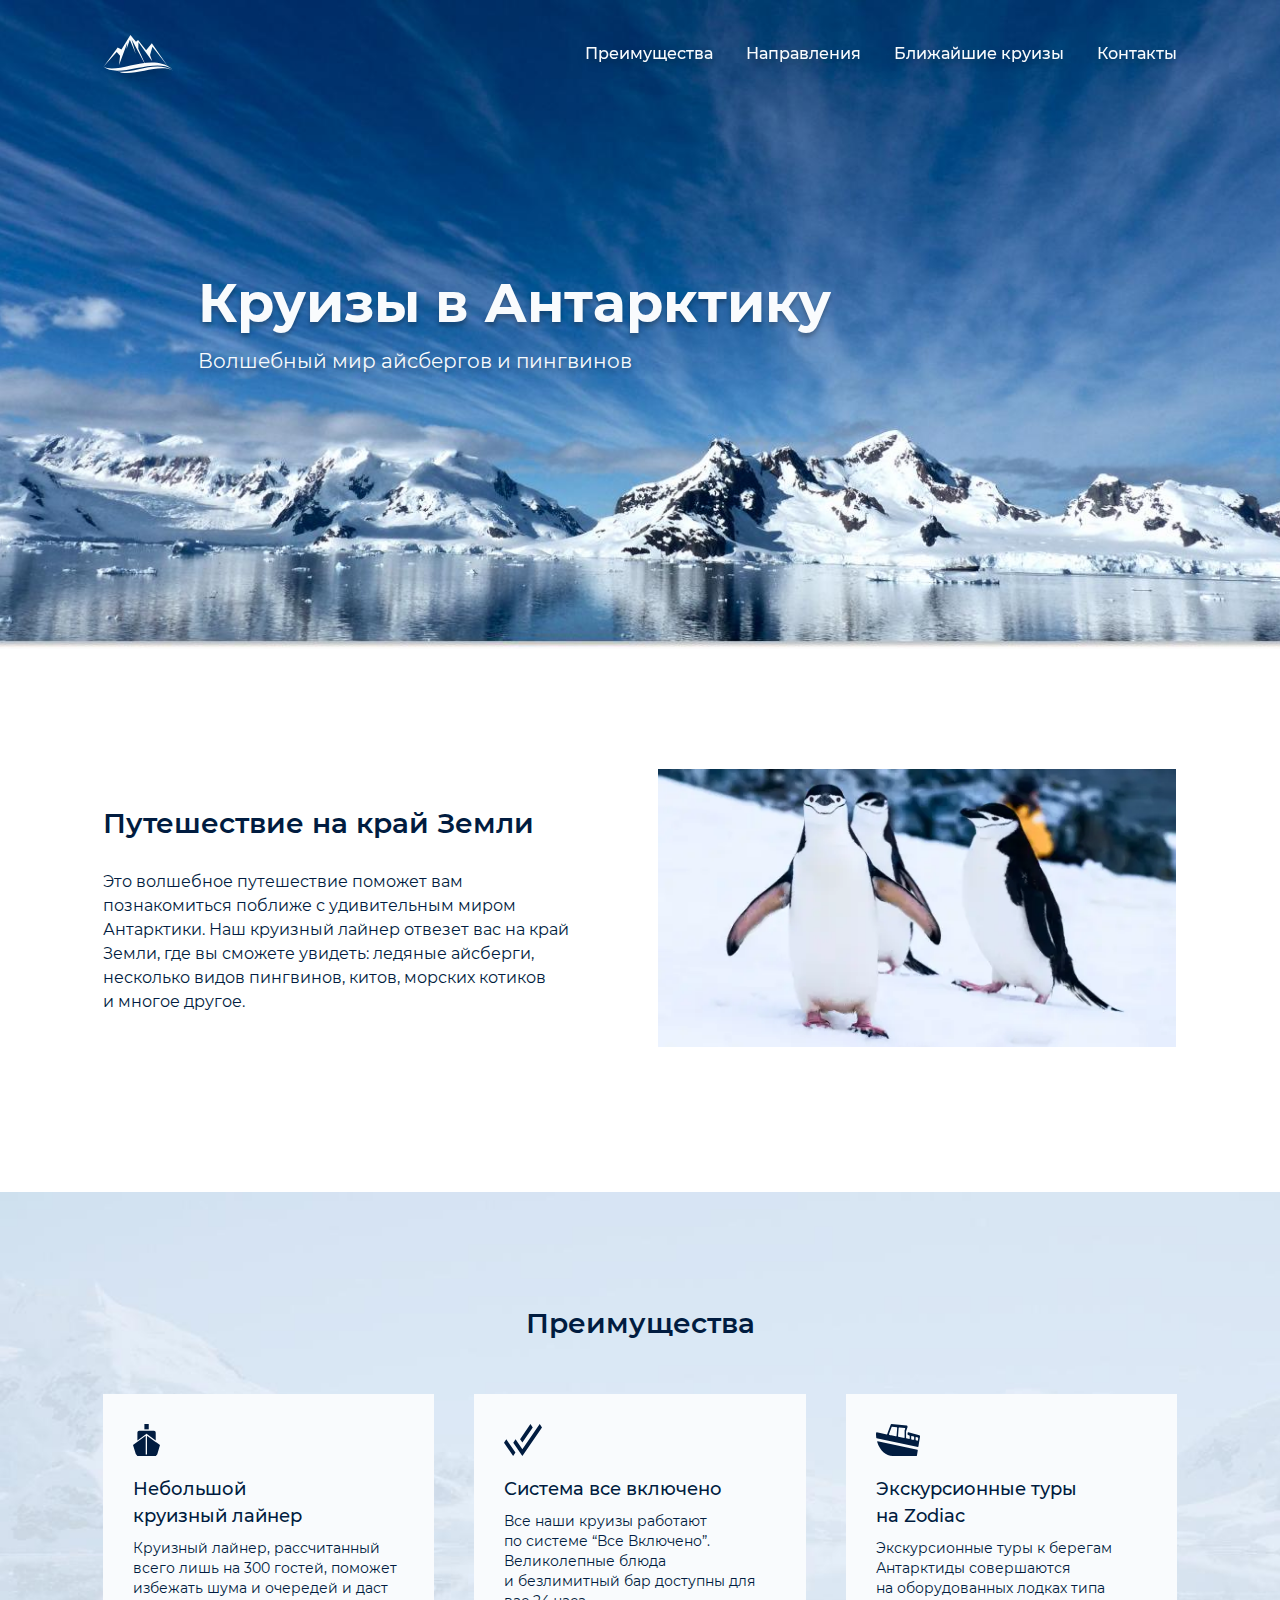
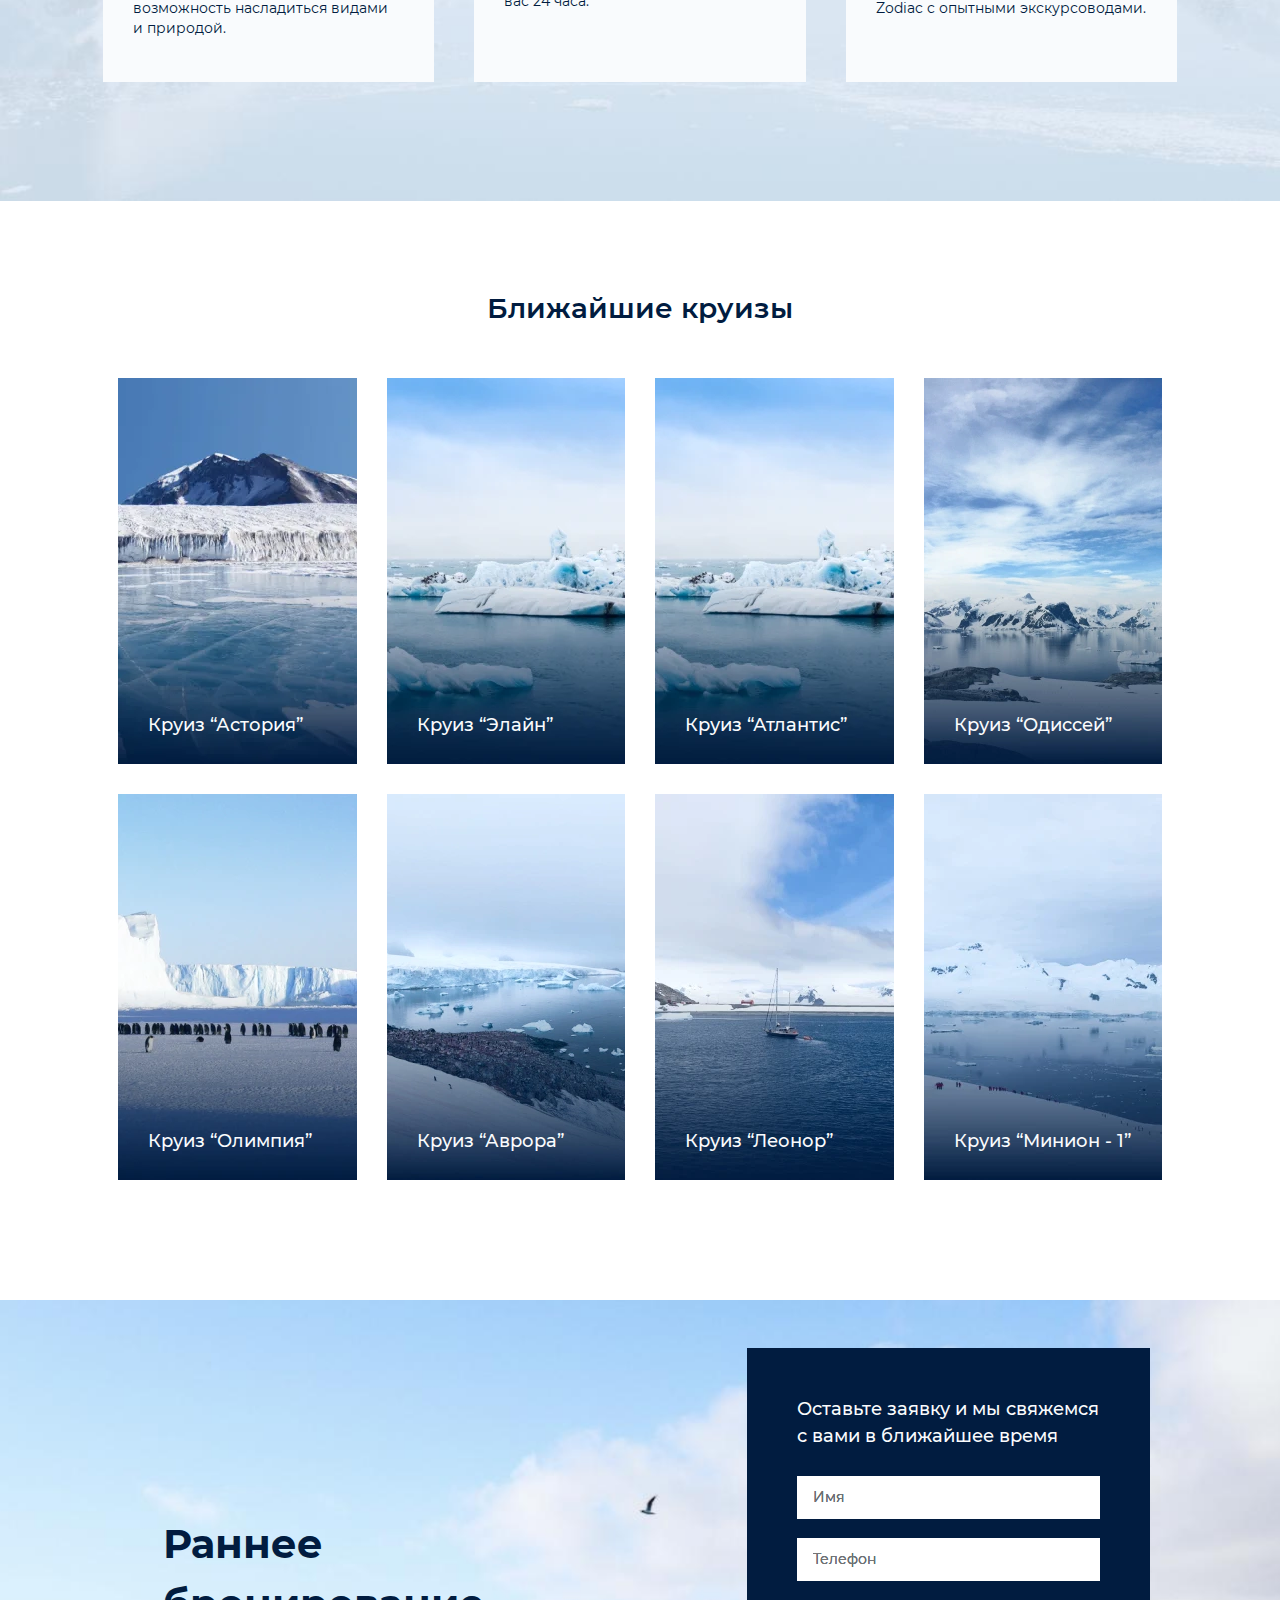
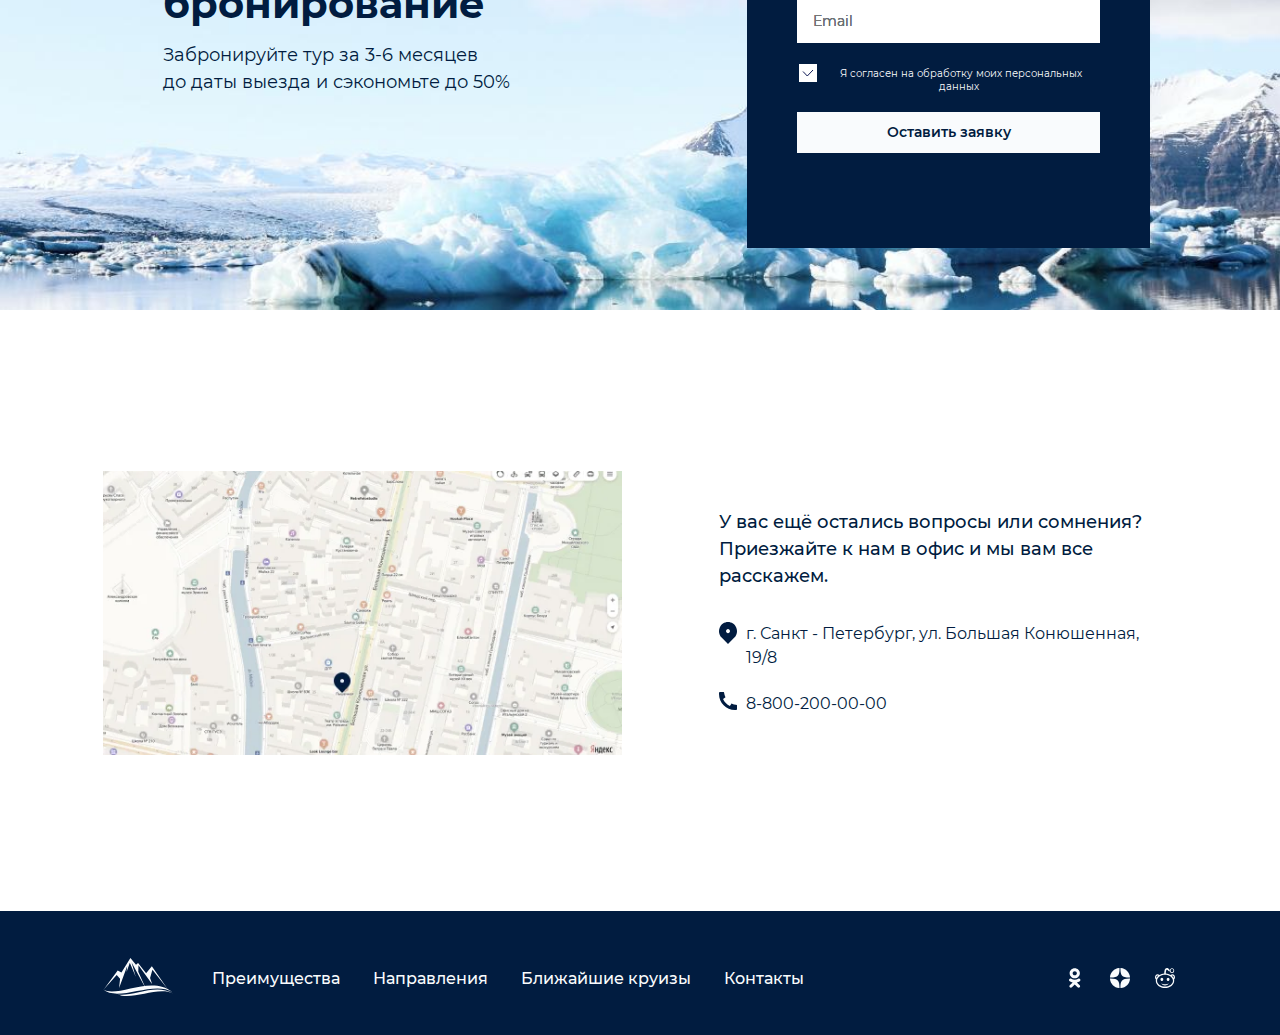
<file: index.html>
<!DOCTYPE html>
<html lang="ru">
  <head>
    <meta charset="UTF-8" />
    <meta http-equiv="X-UA-Compatible" content="IE=edge" />
    <meta name="viewport" content="width=device-width, initial-scale=1.0" />
    <meta name="description" content="Туристический оператор круизов в Антарктику">
    <title>cruises_to_Antarctica</title>
    <link rel="stylesheet" href="css/style.min.css">
    <link rel="preload" href="fonts/montserrat-regular.woff2" as="font" crossorigin="anonymous">
    <link rel="preload" href="fonts/montserrat-medium.woff2" as="font" crossorigin="anonymous">
    <link rel="preload" href="fonts/montserrat-semibold.woff2" as="font" crossorigin="anonymous">
    <link rel="preload" href="fonts/montserrat-bold.woff2" as="font" crossorigin="anonymous">
  </head>
  <body>
    <div class="wrapper">
      <div class="background-container">
        <header class="header" data-header>
          <div class="container">
            <div class="header__wrapper">
              <a class="header__logo" href="index.html" aria-label="Перейти на главную.">
                <svg class="header__logo-image" width="70" height="38">
                  <use xlink:href="img/sprite.svg#logo"></use>
                </svg>
              </a>

              <button class="header__toggle toggle" type="button" aria-label="Кнопка меню." data-burger>
                <span class="toggle__open"></span>
                <span class="toggle__close"></span>
              </button>

              <nav class="header__navigation navigation">
                <div class="navigation__overlay" data-close-menu></div>
                <div class="navigation__wrapper">
                  <a class="navigation__logo" href="index.html" aria-label="Перейти на главную.">
                    <svg class="navigation__logo-image" width="70" height="38">
                      <use xlink:href="img/sprite.svg#logo"></use>
                    </svg>
                  </a>
                  <ul class="navigation__list">
                    <li class="navigation__item">
                      <a class="navigation__link" href="#advantages">Преимущества</a>
                    </li>
                    <li class="navigation__item">
                      <a class="navigation__link" href="destinations.html">Направления</a>
                    </li>
                    <li class="navigation__item">
                      <a class="navigation__link" href="#cruise-catalog">Ближайшие круизы</a>
                    </li>
                    <li class="navigation__item">
                      <a class="navigation__link" href="#contacts">Контакты</a>
                    </li>
                  </ul>
                </div>
              </nav>

            </div>
          </div>
        </header>

        <section class="intro">
          <div class="container">
            <div class="intro__wrapper">
              <h1 class="intro__title">Круизы в&nbsp;Антарктику</h1>
              <p class="intro__text">Волшебный мир айсбергов&nbsp;и&nbsp;пингвинов</p>
            </div>
          </div>
        </section>
      </div>

      <main>
        <section class="promotion">
          <div class="container">
            <div class="promotion__wrapper">
              <div class="promotion__text-wrapper">
                <h2>Путешествие на&nbsp;край Земли</h2>
                <p>Это волшебное путешествие поможет вам познакомиться поближе с&nbsp;удивительным миром Антарктики. Наш круизный лайнер отвезет
                  вас на&nbsp;край Земли, где вы&nbsp;сможете увидеть: ледяные айсберги, несколько видов пингвинов, китов, морских котиков и&nbsp;многое другое.
                </p>
              </div>
              <div class="promotion__image-wrapper">
                <picture>
                  <source type="image/webp" media="(max-width:320px)" srcset="img/pinguins-mobile.webp 1x, img/pinguins-mobile@2x.webp 2x">
                  <source type="image/webp" media="(max-width:767px)" srcset="img/pinguins-tablet.webp 1x, img/pinguins-tablet@2x.webp 2x">
                  <source type="image/webp" media="(max-width:1023px)" srcset="img/pinguins-tablet.webp 1x, img/pinguins-tablet@2x.webp 2x">
                  <source type="image/webp" srcset="img/pinguins-desktop.webp 1x, img/pinguins-desktop@2x.webp 2x">
                  <source media="(max-width:320px)" srcset="img/pinguins-mobile.jpg 1x, img/pinguins-mobile@2x.jpg 2x">
                  <source media="(max-width:767px)" srcset="img/pinguins-tablet.jpg 1x, img/pinguins-tablet@2x.jpg 2x">
                  <source media="(max-width:1023px)" srcset="img/pinguins-tablet.jpg 1x, img/pinguins-tablet@2x.jpg 2x">
                  <img src="img/pinguins-desktop.jpg" width="560" height="301" srcset="img/pinguins-desktop@2x.jpg 2x" alt="Изображение трех пингвинов на снегу." loading="lazy">
                </picture>
              </div>
            </div>
          </div>
        </section>

        <section class="advantages" id="advantages">
          <div class="container">
            <div class="advantages__wrapper">
              <h2>Преимущества</h2>
              <ul class="advantages__list">
                <li class="advantages__item">
                  <svg class="advantages__icon advantages__icon--smallship" width="27" height="32">
                    <use xlink:href="img/sprite.svg#small-ship"></use>
                  </svg>
                  <h3>Небольшой круизный&nbsp;лайнер</h3>
                  <p>Круизный лайнер, рассчитанный всего лишь на&nbsp;300&nbsp;гостей, поможет избежать шума и&nbsp;очередей и&nbsp;даст
                    возможность насладиться видами и&nbsp;природой.
                  </p>
                </li>
                <li class="advantages__item">
                  <svg class="advantages__icon advantages__icon--allinclusive" width="38" height="32">
                    <use xlink:href="img/sprite.svg#all-inclusive"></use>
                  </svg>
                  <h3>Система все&nbsp;включено</h3>
                  <p>Все наши круизы работают по&nbsp;системе “Все Включено”.
                    Великолепные блюда и&nbsp;безлимитный бар доступны для вас 24&nbsp;часа.
                  </p>
                </li>
                <li class="advantages__item advantages__item--zodiac">
                  <svg class="advantages__icon advantages__icon--zodiac" width="44" height="32">
                    <use xlink:href="img/sprite.svg#zodiac-ship"></use>
                  </svg>
                  <h3>Экскурсионные туры на&nbsp;Zodiac</h3>
                  <p>Экскурсионные туры к&nbsp;берегам Антарктиды совершаются на&nbsp;оборудованных лодках
                    типа Zodiac c&nbsp;опытными экскурсоводами.
                  </p>
                </li>
              </ul>
            </div>
          </div>
        </section>

        <section class="cruise-catalog" id="cruise-catalog">
          <div class="container">
            <div class="cruise-catalog__wrapper">
              <h2>Ближайшие круизы</h2>
              <ul class="cruise-catalog__list">
                <li class="cruise-catalog__item">
                  <div class="cruise-catalog__card cruise-card">
                    <picture>
                      <source type="image/webp" media="(max-width:767px)" srcset="img/astoria-mobile.webp 1x, img/astoria-mobile@2x.webp 2x">
                      <source type="image/webp" media="(max-width:1023px)" srcset="img/astoria-tablet.webp 1x, img/astoria-tablet@2x.webp 2x">
                      <source type="image/webp" srcset="img/astoria-desktop.webp 1x, img/astoria-desktop@2x.webp 2x">
                      <source media="(max-width:767px)" srcset="img/astoria-mobile.jpg 1x, img/astoria-mobile@2x.jpg 2x">
                      <source media="(max-width:1023px)" srcset="img/astoria-tablet.jpg 1x, img/astoria-tablet@2x.jpg 2x">
                      <img class="cruise-card__image" src="img/astoria-desktop.jpg" width="260" height="386" srcset="img/astoria-desktop@2x.jpg 2x" alt="Изображение льда, снежного берега и заснеженной скалы." loading="lazy">
                    </picture>
                    <div class="cruise-card__title">
                      <h3>Круиз “Астория”</h3>
                    </div>
                    <div class="cruise-card__wrapper">
                      <h4>Круиз “Астория”</h4>
                      <div class="cruise-card__content">
                        <dl>
                          <dt>Маршрут</dt>
                          <dd>Аргентина - Фолклендские острова - Антарктида</dd>
                          <dt>Порт отправления</dt>
                          <dd>Ушуайя</dd>
                          <dt>Продолжительность</dt>
                          <dd>11 дней</dd>
                          <dt>Цена</dt>
                          <dd>от 14500 $</dd>
                        </dl>
                        <a class="cruise-card__button btn" href="destinations.html">Забронировать</a>
                      </div>
                    </div>
                  </div>
                </li>

                <li class="cruise-catalog__item">
                  <div class="cruise-catalog__card cruise-card">
                    <picture>
                      <source type="image/webp" media="(max-width:767px)" srcset="img/atlantis-mobile.webp 1x, img/atlantis-mobile@2x.webp 2x">
                      <source type="image/webp" media="(max-width:1023px)" srcset="img/atlantis-tablet.webp 1x, img/atlantis-tablet@2x.webp 2x">
                      <source type="image/webp" srcset="img/atlantis-desktop.webp 1x, img/atlantis-desktop@2x.webp 2x">
                      <source media="(max-width:767px)" srcset="img/atlantis-mobile.jpg 1x, img/atlantis-mobile@2x.jpg 2x">
                      <source media="(max-width:1023px)" srcset="img/atlantis-tablet.jpg 1x, img/atlantis-tablet@2x.jpg 2x">
                      <img class="cruise-card__image" src="img/atlantis-desktop.jpg" width="260" height="386" srcset="img/atlantis-desktop@2x.jpg 2x" alt="Изображение крупного осколка айсберга в море." loading="lazy">
                    </picture>
                    <div class="cruise-card__title">
                      <h3>Круиз “Элайн”</h3>
                    </div>
                    <div class="cruise-card__wrapper">
                      <h4>Круиз “Элайн”</h4>
                      <div class="cruise-card__content">
                        <dl>
                          <dt>Маршрут</dt>
                          <dd>Аргентина - Фолклендские острова - Антарктида - Чили</dd>
                          <dt>Порт отправления</dt>
                          <dd>Буэнос-Айрес</dd>
                          <dt>Продолжительность</dt>
                          <dd>20 дней</dd>
                          <dt>Цена</dt>
                          <dd>от 14500 $</dd>
                        </dl>
                        <a class="cruise-card__button btn" href="destinations.html">Забронировать</a>
                      </div>
                    </div>
                  </div>
                </li>
                <li class="cruise-catalog__item">
                  <div class="cruise-catalog__card cruise-card">
                    <picture>
                      <source type="image/webp" media="(max-width:767px)" srcset="img/atlantis-mobile.webp 1x, img/atlantis-mobile@2x.webp 2x">
                      <source type="image/webp" media="(max-width:1023px)" srcset="img/atlantis-tablet.webp 1x, img/atlantis-tablet@2x.webp 2x">
                      <source type="image/webp" srcset="img/atlantis-desktop.webp 1x, img/atlantis-desktop@2x.webp 2x">
                      <source media="(max-width:767px)" srcset="img/atlantis-mobile.jpg 1x, img/atlantis-mobile@2x.jpg 2x">
                      <source media="(max-width:1023px)" srcset="img/atlantis-tablet.jpg 1x, img/atlantis-tablet@2x.jpg 2x">
                      <img class="cruise-card__image" src="img/atlantis-desktop.jpg" width="260" height="386" srcset="img/atlantis-desktop@2x.jpg 2x" alt="Изображение крупного осколка айсберга в море." loading="lazy">
                    </picture>
                    <div class="cruise-card__title">
                      <h3>Круиз “Атлантис”</h3>
                    </div>
                    <div class="cruise-card__wrapper">
                      <h4>Круиз “Атлантис”</h4>
                      <div class="cruise-card__content">
                        <dl>
                          <dt>Маршрут</dt>
                          <dd>Южная Георгия и Южные Сандвичевы Острова - Антарктида</dd>
                          <dt>Порт отправления</dt>
                          <dd>Ушуайя</dd>
                          <dt>Продолжительность</dt>
                          <dd>15 дней</dd>
                          <dt>Цена</dt>
                          <dd>от 14500 $</dd>
                        </dl>
                        <a class="cruise-card__button btn" href="destinations.html">Забронировать</a>
                      </div>
                    </div>
                  </div>
                </li>
                <li class="cruise-catalog__item">
                  <div class="cruise-catalog__card cruise-card">
                    <picture>
                      <source type="image/webp" media="(max-width:767px)" srcset="img/odysseus-mobile.webp 1x, img/odysseus-mobile@2x.webp 2x">
                      <source type="image/webp" media="(max-width:1023px)" srcset="img/odysseus-tablet.webp 1x, img/odysseus-tablet@2x.webp 2x">
                      <source type="image/webp" srcset="img/odysseus-desktop.webp 1x, img/odysseus-desktop@2x.webp 2x">
                      <source media="(max-width:767px)" srcset="img/odysseus-mobile.jpg 1x, img/odysseus-mobile@2x.jpg 2x">
                      <source media="(max-width:1023px)" srcset="img/odysseus-tablet.jpg 1x, img/odysseus-tablet@2x.jpg 2x">
                      <img class="cruise-card__image" src="img/odysseus-desktop.jpg" width="260" height="386" srcset="img/odysseus-desktop@2x.jpg 2x" alt="Изображение перьевых облаков на небе, заснеженных скал и моря." loading="lazy">
                    </picture>
                    <div class="cruise-card__title">
                      <h3>Круиз “Одиссей”</h3>
                    </div>
                    <div class="cruise-card__wrapper">
                      <h4>Круиз “Одиссей”</h4>
                      <div class="cruise-card__content">
                        <dl>
                          <dt>Маршрут</dt>
                          <dd>Чили - Антарктида</dd>
                          <dt>Порт отправления</dt>
                          <dd>Пунта-Аренас</dd>
                          <dt>Продолжительность</dt>
                          <dd>13 дней</dd>
                          <dt>Цена</dt>
                          <dd>от 9700 $</dd>
                        </dl>
                        <a class="cruise-card__button btn" href="destinations.html">Забронировать</a>
                      </div>
                    </div>
                  </div>
                </li>
                <li class="cruise-catalog__item">
                  <div class="cruise-catalog__card cruise-card">
                    <picture>
                      <source type="image/webp" media="(max-width:767px)" srcset="img/olympia-mobile.webp 1x, img/olympia-mobile@2x.webp 2x">
                      <source type="image/webp" media="(max-width:1023px)" srcset="img/olympia-tablet.webp 1x, img/olympia-tablet@2x.webp 2x">
                      <source type="image/webp" srcset="img/olympia-desktop.webp 1x, img/olympia-desktop@2x.webp 2x">
                      <source media="(max-width:767px)" srcset="img/olympia-mobile.jpg 1x, img/olympia-mobile@2x.jpg 2x">
                      <source media="(max-width:1023px)" srcset="img/olympia-tablet.jpg 1x, img/olympia-tablet@2x.jpg 2x">
                      <img class="cruise-card__image" src="img/olympia-desktop.jpg" width="260" height="386" srcset="img/olympia-desktop@2x.jpg 2x" alt="Изображение стаи пингвинов на фоне высокого айсберга." loading="lazy">
                    </picture>
                    <div class="cruise-card__title">
                      <h3>Круиз “Олимпия”</h3>
                    </div>
                    <div class="cruise-card__wrapper">
                      <h4>Круиз “Олимпия”</h4>
                      <div class="cruise-card__content">
                        <dl>
                          <dt>Маршрут</dt>
                          <dd>Аргентина - Фолклендские острова - Южная Георгия - Антарктида</dd>
                          <dt>Порт отправления</dt>
                          <dd>Ушуайя</dd>
                          <dt>Продолжительность</dt>
                          <dd>21 день</dd>
                          <dt>Цена</dt>
                          <dd>от 18600 $</dd>
                        </dl>
                        <a class="cruise-card__button btn" href="destinations.html">Забронировать</a>
                      </div>
                    </div>
                  </div>
                </li>
                <li class="cruise-catalog__item">
                  <div class="cruise-catalog__card cruise-card">
                    <picture>
                      <source type="image/webp" media="(max-width:767px)" srcset="img/aurora-mobile.webp 1x, img/aurora-mobile@2x.webp 2x">
                      <source type="image/webp" media="(max-width:1023px)" srcset="img/aurora-tablet.webp 1x, img/aurora-tablet@2x.webp 2x">
                      <source type="image/webp" srcset="img/aurora-desktop.webp 1x, img/aurora-desktop@2x.webp 2x">
                      <source media="(max-width:767px)" srcset="img/aurora-mobile.jpg 1x, img/aurora-mobile@2x.jpg 2x">
                      <source media="(max-width:1023px)" srcset="img/aurora-tablet.jpg 1x, img/aurora-tablet@2x.jpg 2x">
                      <img class="cruise-card__image" src="img/aurora-desktop.jpg" width="260" height="386" srcset="img/aurora-desktop@2x.jpg 2x" alt="Изображение каменистого берага, моря с осколками айсберга." loading="lazy">
                    </picture>
                    <div class="cruise-card__title">
                      <h3>Круиз “Аврора”</h3>
                    </div>
                    <div class="cruise-card__wrapper">
                      <h4>Круиз “Аврора”</h4>
                      <div class="cruise-card__content">
                        <dl>
                          <dt>Маршрут</dt>
                          <dd>Аргентина - Антарктида - Чили</dd>
                          <dt>Порт отправления</dt>
                          <dd>Ушуайя</dd>
                          <dt>Продолжительность</dt>
                          <dd>14 дней</dd>
                          <dt>Цена</dt>
                          <dd>от 11700 $</dd>
                        </dl>
                        <a class="cruise-card__button btn" href="destinations.html">Забронировать</a>
                      </div>
                    </div>
                  </div>
                </li>
                <li class="cruise-catalog__item">
                  <div class="cruise-catalog__card cruise-card">
                    <picture>
                      <source type="image/webp" media="(max-width:767px)" srcset="img/leonor-mobile.webp 1x, img/leonor-mobile@2x.webp 2x">
                      <source type="image/webp" media="(max-width:1023px)" srcset="img/leonor-tablet.webp 1x, img/leonor-tablet@2x.webp 2x">
                      <source type="image/webp" srcset="img/leonor-desktop.webp 1x, img/leonor-desktop@2x.webp 2x">
                      <source media="(max-width:767px)" srcset="img/leonor-mobile.jpg 1x, img/leonor-mobile@2x.jpg 2x">
                      <source media="(max-width:1023px)" srcset="img/leonor-tablet.jpg 1x, img/leonor-tablet@2x.jpg 2x">
                      <img class="cruise-card__image" src="img/leonor-desktop.jpg" width="260" height="386" srcset="img/leonor-desktop@2x.jpg 2x" alt="Изображение небольшого корабля в море, заснеженного берега и синего неба с облаками." loading="lazy">
                    </picture>
                    <div class="cruise-card__title">
                      <h3>Круиз “Леонор”</h3>
                    </div>
                    <div class="cruise-card__wrapper">
                      <h4>Круиз “Леонор”</h4>
                      <div class="cruise-card__content">
                        <dl>
                          <dt>Маршрут</dt>
                          <dd>Чили - Южная Георгия - Антарктида - Аргентина</dd>
                          <dt>Порт отправления</dt>
                          <dd>Пунта-Аренас</dd>
                          <dt>Продолжительность</dt>
                          <dd>17 дней</dd>
                          <dt>Цена</dt>
                          <dd>от 12500 $</dd>
                        </dl>
                        <a class="cruise-card__button btn" href="destinations.html">Забронировать</a>
                      </div>
                    </div>
                  </div>
                </li>
                <li class="cruise-catalog__item">
                  <div class="cruise-catalog__card cruise-card">
                    <picture>
                      <source type="image/webp" media="(max-width:767px)" srcset="img/minion-1-mobile.webp 1x, img/minion-1-mobile@2x.webp 2x">
                      <source type="image/webp" media="(max-width:1023px)" srcset="img/minion-1-tablet.webp 1x, img/minion-1-tablet@2x.webp 2x">
                      <source type="image/webp" srcset="img/minion-1-desktop.webp 1x, img/minion-1-desktop@2x.webp 2x">
                      <source media="(max-width:767px)" srcset="img/minion-1-mobile.jpg 1x, img/minion-1-mobile@2x.jpg 2x">
                      <source media="(max-width:1023px)" srcset="img/minion-1-tablet.jpg 1x, img/minion-1-tablet@2x.jpg 2x">
                      <img class="cruise-card__image" src="img/minion-1-desktop.jpg" width="260" height="386" srcset="img/minion-1-desktop@2x.jpg 2x" alt="Изображение заснеженных скал, облачного неба, моря и группа людей на берегу." loading="lazy">
                    </picture>
                    <div class="cruise-card__title">
                      <h3>Круиз “Минион - 1”</h3>
                    </div>
                    <div class="cruise-card__wrapper">
                      <h4>Круиз “Минион - 1”</h4>
                      <div class="cruise-card__content">
                        <dl>
                          <dt>Маршрут</dt>
                          <dd>Аргентина - Антарктида</dd>
                          <dt>Порт отправления</dt>
                          <dd>Ушуайя</dd>
                          <dt>Продолжительность</dt>
                          <dd>11 дней</dd>
                          <dt>Цена</dt>
                          <dd>от 12300 $</dd>
                        </dl>
                        <a class="cruise-card__button btn" href="destinations.html">Забронировать</a>
                      </div>
                    </div>
                  </div>
                </li>
              </ul>
            </div>
          </div>
        </section>

        <section class="early-booking">
          <div class="container">
            <div class="early-booking__wrapper">
              <div class="early-booking__text-wrapper">
                <h2>Раннее бронирование</h2>
                <p>Забронируйте тур<br> за&nbsp;3-6&nbsp;месяцев до&nbsp;даты выезда и&nbsp;сэкономьте до&nbsp;50%</p>
              </div>
              <div class="early-booking__form form" data-form-validate data-callback="base">
                <h3>Оставьте заявку и&nbsp;мы&nbsp;свяжемся с&nbsp;вами в&nbsp;ближайшее время</h3>
                <form action="https://echo.htmlacademy.ru/" method="post">
                  <label  for="user-name" data-validate-type="text" data-on-input-validate data-limitation="name" data-message-base="Поле обязательно к заполнению" data-message-extra="Проверьте корректность заполнения поля" data-required>
                    <input name="name" type="text" id="user-name" placeholder="Имя" autocomplete="off" data-focus required>
                    <span class="visually-hidden">Ваше имя:</span>
                  </label>
                  <label for="user-phone" data-validate-type="phone" data-on-input-validate data-message-base="Поле обязательно к заполнению" data-message-extra="Проверьте корректность заполнения поля" data-message-success="Поле заполнено верно" data-required>
                    <input name="phone" type="tel" id="user-phone" placeholder="Телефон" autocomplete="off" required>
                    <span class="visually-hidden">Ваш телефон:</span>
                  </label>
                  <label for="user-email" data-validate-type="email" data-on-input-validate data-message-base="Поле обязательно к заполнению" data-message-extra="Проверьте корректность заполнения поля" data-message-success="Поле заполнено верно" data-required>
                    <input name="email" type="email" id="user-email" placeholder="Email" autocomplete="off" required>
                  </label>
                  <label class="form__agreement" for="agreement" data-validate-type="checkbox" data-message-base="Поле обязательно к заполнению" data-required>
                    Я&nbsp;согласен на&nbsp;обработку моих персональных данных
                    <input name="agreement" id="agreement" type="checkbox" value="agree" checked required>
                    <span class="form__checkbox-mark"></span>
                  </label>
                  <button class="form__button btn" type="submit">Оставить заявку</button>
                </form>
              </div>
            </div>
          </div>
        </section>

        <section class="contacts" id="contacts">
          <h2 class="visually-hidden">Контакты.</h2>
          <div class="container">
            <div class="contacts__wrapper">
              <div class="contacts__map-wrapper">
                <picture>
                  <source type="image/webp" media="(max-width:767px)" srcset="img/map-mobile.webp 1x, img/map-mobile@2x.webp 2x">
                  <source type="image/webp" media="(max-width:1023px)" srcset="img/map-tablet.webp 1x, img/map-tablet@2x.webp 2x">
                  <source type="image/webp" srcset="img/map-desktop.webp 1x, img/map-desktop@2x.webp 2x">
                  <source media="(max-width:767px)" srcset="img/map-mobile.jpg 1x, img/map-mobile@2x.jpg 2x">
                  <source media="(max-width:1023px)" srcset="img/map-tablet.jpg 1x, img/map-tablet@2x.jpg 2x">
                  <img class="contacts__image" src="img/map-desktop.jpg" width="560" height="306" srcset="img/map-desktop@2x.jpg 2x" alt="Карта Санкт-Петербурга с отметкой адреса.">
                </picture>
                <iframe class="contacts__map" src="https://www.google.com/maps/embed?pb=!1m18!1m12!1m3!1d2076.2667248282332!2d30.32045413324457!3d59.93874516323939!2m3!1f0!2f0!3f0!3m2!1i1024!2i768!4f13.1!3m3!1m2!1s0x4696310fca145cc1%3A0x42b32648d8238007!2z0JHQvtC70YzRiNCw0Y8g0JrQvtC90Y7RiNC10L3QvdCw0Y8g0YPQuy4sIDE5LzgsINCh0LDQvdC60YIt0J_QtdGC0LXRgNCx0YPRgNCzLCAxOTExODY!5e0!3m2!1sru!2sru!4v1683146259777!5m2!1sru!2sru" style="border:0;"
                  width="560" height="306" title="Карта Санкт-Петербурга с отметкой адреса." allowfullscreen="" loading="lazy" referrerpolicy="no-referrer-when-downgrade">
                </iframe>
              </div>
              <div class="contacts__address-wrapper">
                <h3>У&nbsp;вас ещё остались вопросы или сомнения?
                  Приезжайте к&nbsp;нам в&nbsp;офис и&nbsp;мы&nbsp;вам все расскажем.
                </h3>
                <address class="contacts__address">
                  <p class="contacts__text contacts__text--address">
                    <svg class="contacts__icon" width="18" height="22">
                      <use xlink:href="img/sprite.svg#address-mark"></use>
                    </svg>
                    г.&nbsp;Санкт&nbsp;-&nbsp;Петербург, ул.&nbsp;Большая&nbsp;Конюшенная, 19/8
                  </p>
                  <a class="contacts__link" href="tel:+78002000000" aria-label="Наш телефон.">
                    <svg class="contacts__icon" width="18" height="18">
                      <use xlink:href="img/sprite.svg#call"></use>
                    </svg>
                    <span class="contacts__text">8-800-200-00-00</span>
                  </a>
                </address>
              </div>
            </div>
          </div>
        </section>

      </main>

      <footer class="footer">
        <h2 class="visually-hidden">Навигация по сайту и социальные сети.</h2>
        <div class="container">
          <div class="footer__wrapper">
            <a class="footer__logo" href="index.html" aria-label="Перейти на главную.">
              <svg class="footer__logo-image" width="70" height="38">
                <use xlink:href="img/sprite.svg#logo"></use>
              </svg>
            </a>
            <ul class="footer__menu">
              <li class="footer__item">
                <a class="footer__link" href="#">Преимущества</a>
              </li>
              <li class="footer__item">
                <a class="footer__link" href="#">Направления</a>
              </li>
              <li class="footer__item">
                <a class="footer__link" href="#">Ближайшие круизы</a>
              </li>
              <li class="footer__item">
                <a class="footer__link" href="#">Контакты</a>
              </li>
            </ul>
            <ul class="footer__social-list">
              <li class="footer__social-item">
                <a class="footer__social-link footer__social-link--ok" href="#" aria-label="Одноклассники">
                  <svg class="footer__social-icon footer__social-icon--ok" width="11.75" height="20">
                    <use xlink:href="img/sprite.svg#ok"></use>
                  </svg>
                </a>
              </li>
              <li class="footer__social-item">
                <a class="footer__social-link" href="#" aria-label="Яндекс Дзен">
                  <svg class="footer__social-icon" width="20" height="20">
                    <use xlink:href="img/sprite.svg#dzen"></use>
                  </svg>
                </a>
              </li>
              <li class="footer__social-item">
                <a class="footer__social-link" href="#" aria-label="Reddit">
                  <svg class="footer__social-icon" width="20" height="20">
                    <use xlink:href="img/sprite.svg#reddit"></use>
                  </svg>
                </a>
              </li>
            </ul>
          </div>
        </div>
      </footer>
    </div>

    <script src="js/vendor.min.js"></script>
    <script src="js/main.min.js"></script>
  </body>
</html>
</file>
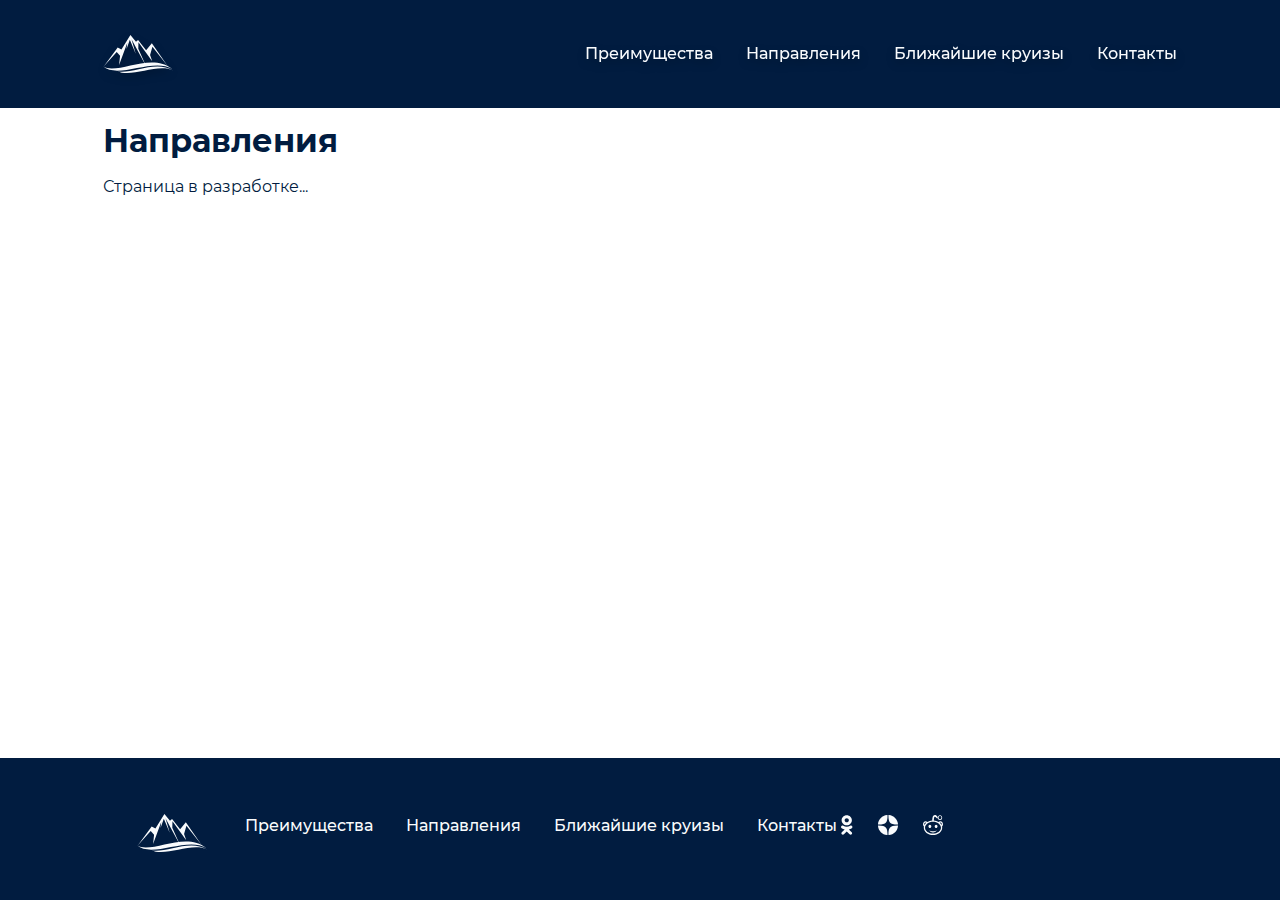
<file: destinations.html>
<!DOCTYPE html>
<html lang="ru">
  <head>
    <meta charset="UTF-8" />
    <meta http-equiv="X-UA-Compatible" content="IE=edge" />
    <meta name="viewport" content="width=device-width, initial-scale=1.0" />
    <meta name="description" content="Туристический оператор круизов в Антарктику">
    <title>cruises_to_Antarctica</title>
    <link rel="stylesheet" href="css/style.min.css">
    <link rel="preload" href="fonts/montserrat-regular.woff2" as="font" crossorigin="anonymous">
    <link rel="preload" href="fonts/montserrat-medium.woff2" as="font" crossorigin="anonymous">
    <link rel="preload" href="fonts/montserrat-semibold.woff2" as="font" crossorigin="anonymous">
    <link rel="preload" href="fonts/montserrat-bold.woff2" as="font" crossorigin="anonymous">
  </head>
  <body>
    <div class="wrapper">
      <header class="header" data-header style="background-color: #011c40;">
        <div class="container">
          <div class="header__wrapper">
            <a class="header__logo" href="index.html" aria-label="Перейти на главную.">
              <svg class="header__logo-image" width="70" height="38">
                <use xlink:href="img/sprite.svg#logo"></use>
              </svg>
            </a>

            <button class="header__toggle toggle" type="button" aria-label="Кнопка меню." data-burger>
              <span class="toggle__open"></span>
              <span class="toggle__close"></span>
            </button>

            <nav class="header__navigation navigation">
              <div class="navigation__underlay" data-close-menu></div>
              <div class="navigation__wrapper">
                <a class="navigation__logo" href="index.html" aria-label="Перейти на главную.">
                  <svg class="navigation__logo-image" width="70" height="38">
                    <use xlink:href="img/sprite.svg#logo"></use>
                  </svg>
                </a>
                <ul class="navigation__list">
                  <li class="navigation__item">
                    <a class="navigation__link" href="#">Преимущества</a>
                  </li>
                  <li class="navigation__item">
                    <a class="navigation__link" href="#">Направления</a>
                  </li>
                  <li class="navigation__item">
                    <a class="navigation__link" href="#">Ближайшие круизы</a>
                  </li>
                  <li class="navigation__item">
                    <a class="navigation__link" href="#">Контакты</a>
                  </li>
                </ul>
              </div>
            </nav>
          </div>
        </div>
      </header>

      <main>
        <section>
          <div class="container">
            <h1>Направления</h1>
            <p>Страница в разработке...</p>
          </div>
        </section>
      </main>

      <footer style="background-color: #011c40;">
        <h2 class="visually-hidden">Навигация по сайту и социальные сети.</h2>
        <div class="container">
          <div class="footer__wrapper">
            <ul class="footer__menu">
              <li class="footer__item">
                <a class="footer__logo" href="index.html" aria-label="Перейти на главную.">
                  <svg class="footer__logo-image" width="70" height="38">
                    <use xlink:href="img/sprite.svg#logo"></use>
                  </svg>
                </a>
              </li>
              <li class="footer__item">
                <a class="footer__link" href="#">Преимущества</a>
              </li>
              <li class="footer__item">
                <a class="footer__link" href="#">Направления</a>
              </li>
              <li class="footer__item">
                <a class="footer__link" href="#">Ближайшие круизы</a>
              </li>
              <li class="footer__item">
                <a class="footer__link" href="#">Контакты</a>
              </li>
            </ul>
            <ul class="footer__social-list">
              <li class="footer__social-item">
                <a class="footer__social-link" href="#" aria-label="Одноклассники">
                  <svg class="footer__social-icon footer__social-icon--ok" width="11.75" height="20">
                    <use xlink:href="img/sprite.svg#ok"></use>
                  </svg>
                </a>
              </li>
              <li class="footer__social-item">
                <a class="footer__social-link" href="#" aria-label="Яндекс Дзен">
                  <svg class="footer__social-icon" width="20" height="20">
                    <use xlink:href="img/sprite.svg#dzen"></use>
                  </svg>
                </a>
              </li>
              <li class="footer__social-item">
                <a class="footer__social-link" href="#" aria-label="Reddit">
                  <svg class="footer__social-icon" width="20" height="20">
                    <use xlink:href="img/sprite.svg#reddit"></use>
                  </svg>
                </a>
              </li>
            </ul>
          </div>
        </div>
      </footer>
    </div>

    <script src="js/vendor.min.js"></script>
    <script src="js/main.min.js"></script>
  </body>
</html>
</file>
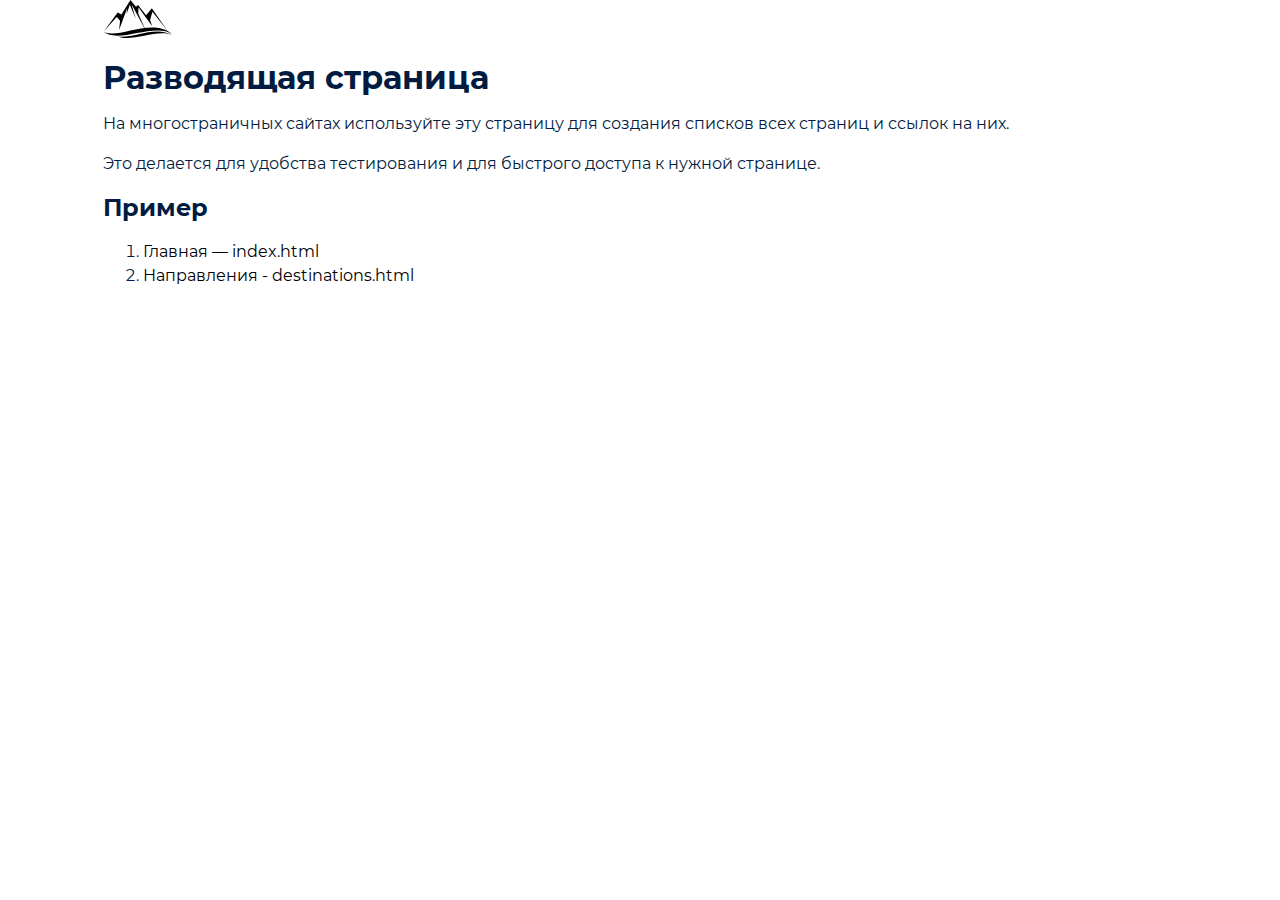
<file: sitemap.html>
<!DOCTYPE html>
<html lang="ru">
  <head>
    <meta charset="UTF-8" />
    <meta http-equiv="X-UA-Compatible" content="IE=edge" />
    <meta name="viewport" content="width=device-width, initial-scale=1.0" />
    <meta name="description" content="Туристический оператор круизов в Антарктику">
    <title>cruises_to_Antarctica</title>
    <link rel="stylesheet" href="css/style.min.css">
  </head>
  <body>
    <div class="wrapper">
      <header>
        <div class="container">
          <a class="logo" href="index.html" aria-label="Перейти на главную.">
            <svg width="70" height="38">
              <use xlink:href="img/sprite.svg#logo"></use>
            </svg>
          </a>
          <!-- <img src="img/svg/logo.svg" width="70" height="38" alt="Логотип турестического оператора Круизы в Антарктику"> -->
        </div>
      </header>
      <main>
        <section class="intro">
          <div class="container">
            <h1>Разводящая страница</h1>
            <p>На многостраничных сайтах используйте эту страницу для создания списков всех страниц и ссылок на них.</p>
            <p>Это делается для удобства тестирования и для быстрого доступа к нужной странице.</p>
            <h2>Пример</h2>
            <ol>
              <li>
                <a href="index.html">Главная — index.html</a>
              </li>
              <li>
                <a href="destinations.html">Направления - destinations.html</a>
              </li>
            </ol>
          </div>
        </section>
      </main>
      <footer>
        <div class="container"></div>
      </footer>
    </div>
  </body>
</html>
</file>
<file: css/style.min.css>
/*! normalize.css v8.0.1 | MIT License | github.com/necolas/normalize.css */
html{-webkit-text-size-adjust:100%}.promotion__text-wrapper p{margin:0}details,main{display:block}h1{margin:.67em 0;font-size:2em}hr{-webkit-box-sizing:content-box;box-sizing:content-box;height:0;overflow:visible}code,kbd,pre,samp{font-size:1em;font-family:monospace,monospace}a{background-color:transparent;color:#000;text-decoration:none}abbr[title]{-webkit-text-decoration:underline dotted;text-decoration:underline dotted;border-bottom:none}b,strong{font-weight:bolder}small{font-size:80%}sub,sup{position:relative;font-size:75%;line-height:0;vertical-align:baseline}sub{bottom:-.25em}sup{top:-.5em}img{border-style:none}button,input,optgroup,select,textarea{margin:0;font-size:100%;line-height:1.15;font-family:inherit}button,input{overflow:visible}button,select{text-transform:none}[type=button]::-moz-focus-inner,[type=reset]::-moz-focus-inner,[type=submit]::-moz-focus-inner,button::-moz-focus-inner{padding:0;border-style:none}[type=button]:-moz-focusring,[type=reset]:-moz-focusring,[type=submit]:-moz-focusring,button:-moz-focusring{outline:1px dotted ButtonText}fieldset{padding:.35em .75em .625em}legend{display:table;max-width:100%;color:inherit;white-space:normal}progress{vertical-align:baseline}textarea{overflow:auto;resize:none}[type=checkbox],[type=radio],legend{-webkit-box-sizing:border-box;box-sizing:border-box;padding:0}[type=number]::-webkit-inner-spin-button,[type=number]::-webkit-outer-spin-button{height:auto}[type=search]{outline-offset:-2px;-webkit-appearance:textfield}[type=search]::-webkit-search-decoration{-webkit-appearance:none}::-webkit-file-upload-button{font:inherit;-webkit-appearance:button}summary{display:list-item}.custom-select__text br,[hidden],template{display:none}@font-face{font-style:normal;font-weight:400;font-family:"Montserrat";font-display:swap;src:url(../fonts/montserrat-regular.woff2) format("woff2")}@font-face{font-style:normal;font-weight:500;font-family:"Montserrat";font-display:swap;src:url(../fonts/montserrat-medium.woff2) format("woff2")}@font-face{font-style:normal;font-weight:600;font-family:"Montserrat";font-display:swap;src:url(../fonts/montserrat-semibold.woff2) format("woff2")}@font-face{font-style:normal;font-weight:700;font-family:"Montserrat";font-display:swap;src:url(../fonts/montserrat-bold.woff2) format("woff2")}*,::after,::before{-webkit-box-sizing:border-box;box-sizing:border-box}body,html{margin:0;padding:0;min-height:100vh}html{font-style:normal;font-weight:400;font-size:16px;line-height:24px;font-family:"Montserrat","Tahoma",sans-serif;color:#011c40;-webkit-font-smoothing:antialiased;-moz-osx-font-smoothing:grayscale;text-rendering:optimizeLegibility}body{width:100%;height:100%;background-color:#fff}img,video{display:block;max-width:100%;height:auto}input:-webkit-autofill{-webkit-box-shadow:inset 0 0 0 1000px #fff;box-shadow:inset 0 0 0 1000px #fff;-webkit-text-fill-color:#000}input,select,textarea{border-radius:0}input::-webkit-input-placeholder,textarea::-webkit-input-placeholder{opacity:1}input::-moz-placeholder,textarea::-moz-placeholder{opacity:1}input:-ms-input-placeholder,textarea:-ms-input-placeholder{opacity:1}input::-ms-input-placeholder,textarea::-ms-input-placeholder{opacity:1}input::placeholder,textarea::placeholder{opacity:1}input:invalid,textarea:invalid{-webkit-box-shadow:none;box-shadow:none}input::-ms-clear,input::-ms-reveal{display:none}input[type=search]::-webkit-search-cancel-button,input[type=search]::-webkit-search-decoration,input[type=search]::-webkit-search-results-button,input[type=search]::-webkit-search-results-decoration{-webkit-appearance:none;appearance:none}input::-webkit-inner-spin-button,input::-webkit-outer-spin-button{margin:0;-webkit-appearance:none;appearance:none}input[type=number]{-webkit-appearance:textfield;-moz-appearance:textfield;appearance:textfield}input:matches([type=email],[type=number],[type=password],[type=search],[type=tel],[type=text],[type=url]),select,textarea{-webkit-appearance:none;-moz-appearance:none;appearance:none}[type=button],[type=reset],[type=submit],button{-webkit-appearance:none;-moz-appearance:none;appearance:none}.wrapper{position:relative;display:-webkit-box;display:-ms-flexbox;display:flex;-webkit-box-orient:vertical;-webkit-box-direction:normal;-ms-flex-direction:column;flex-direction:column;min-height:100vh;min-height:calc(100*var(--vh, 1vh))}.wrapper .footer,.wrapper .header{-ms-flex-negative:0;flex-shrink:0}.wrapper main{-webkit-box-flex:1;-ms-flex-positive:1;flex-grow:1}.rouble{font-family:"Rouble","Arial",sans-serif;text-transform:lowercase!important;font-weight:400!important}.custom-select select,.visually-hidden{position:absolute;width:1px;height:1px;margin:-1px;padding:0;overflow:hidden;white-space:nowrap;border:0;clip:rect(0 0 0 0);-webkit-clip-path:inset(100%);clip-path:inset(100%)}.scroll-lock-ios{position:fixed;overflow:hidden}.scroll-lock{overflow:hidden}.no-scrollbar{-ms-overflow-style:none;scrollbar-width:none}.modal::-webkit-scrollbar,.no-scrollbar::-webkit-scrollbar{display:none}.no-transition{-webkit-transition:none!important;-o-transition:none!important;transition:none!important}.js-focus-visible :focus:not(.focus-visible){outline:0}.container{width:100%;max-width:1366px;margin:0 auto;padding:0 103px}@media (max-width:1023px){.container{padding:0 45px}}@media (max-width:767px){.container{padding:0 15px}}.btn{display:-webkit-inline-box;display:-ms-inline-flexbox;display:inline-flex;-webkit-box-pack:center;-ms-flex-pack:center;justify-content:center;padding:10px 20px;font-family:"Montserrat","Tahoma",sans-serif;font-weight:600;font-size:14px;line-height:21px;color:#011c40;-webkit-user-select:none;-moz-user-select:none;-ms-user-select:none;user-select:none;background-color:#f9fbfd;border:0;cursor:pointer;-webkit-transition:opacity .3s ease;-o-transition:opacity .3s ease;transition:opacity .3s ease}.btn--red{background-color:#ff1553}.btn:disabled{opacity:.5;pointer-events:none}@media (hover:hover){.btn:hover:not(.focus-visible){opacity:.8}}.btn.focus-visible:focus{opacity:.8}.btn.focus-visible:active{opacity:.3}.custom-input label,.custom-textarea label,.modal{display:-webkit-box;display:-ms-flexbox;display:flex}.modal{position:fixed;top:0;right:0;bottom:0;left:0;z-index:1000;-webkit-box-orient:vertical;-webkit-box-direction:normal;-ms-flex-direction:column;flex-direction:column;overflow-y:auto;-webkit-overflow-scrolling:touch;background-color:rgba(0,0,0,.8);-webkit-transform:scale(1.2);-ms-transform:scale(1.2);transform:scale(1.2);visibility:hidden;opacity:0;-webkit-transition:opacity .6s cubic-bezier(.55,0,.1,1),visibility .6s cubic-bezier(.55,0,.1,1),-webkit-transform .6s cubic-bezier(.55,0,.1,1);-o-transition:opacity .6s cubic-bezier(.55,0,.1,1),transform .6s cubic-bezier(.55,0,.1,1),visibility .6s cubic-bezier(.55,0,.1,1);transition:opacity .6s cubic-bezier(.55,0,.1,1),transform .6s cubic-bezier(.55,0,.1,1),visibility .6s cubic-bezier(.55,0,.1,1);transition:opacity .6s cubic-bezier(.55,0,.1,1),transform .6s cubic-bezier(.55,0,.1,1),visibility .6s cubic-bezier(.55,0,.1,1),-webkit-transform .6s cubic-bezier(.55,0,.1,1);pointer-events:none;-ms-overflow-style:none;scrollbar-width:none}.modal__wrapper{position:relative;display:-webkit-box;display:-ms-flexbox;display:flex;-ms-flex-negative:0;flex-shrink:0;-webkit-box-pack:center;-ms-flex-pack:center;justify-content:center;-webkit-box-align:center;-ms-flex-align:center;align-items:center;width:100%;min-height:100%;padding:60px 40px}@media (max-width:767px){.modal__wrapper{padding:60px 16px}}.modal__overlay{position:absolute;top:0;left:0;width:100%;height:100%;cursor:pointer}.modal__content{position:relative;width:600px;padding:40px;background-color:#fff}@media (max-width:767px){.modal__content{width:100%;padding:20px}}.modal__close-btn{position:absolute;top:22px;right:22px;z-index:1;width:40px;height:40px;padding:0;background:0 0;border:0;cursor:pointer}.modal--responsive .modal__content{width:100%}.modal--fit-content .modal__content{width:auto}@media (max-width:767px){.modal--fit-content .modal__content{width:100%}}.modal--no-scale{-webkit-transform:none;-ms-transform:none;transform:none}.modal--preload{-webkit-transition:none;-o-transition:none;transition:none}.modal.is-active{-webkit-transform:scale(1);-ms-transform:scale(1);transform:scale(1);visibility:visible;opacity:1;pointer-events:auto}.custom-input,.custom-textarea{position:relative;display:-webkit-box;display:-ms-flexbox;display:flex;width:530px;padding:14px 0 28px}@media screen and (max-width:767px){.custom-input,.custom-textarea{padding:4px 0 48px;width:100%}}.custom-input label,.custom-textarea label{-webkit-box-align:center;-ms-flex-align:center;align-items:center;width:100%}@media screen and (max-width:767px){.custom-input label,.custom-textarea label{-webkit-box-align:start;-ms-flex-align:start;align-items:flex-start;-webkit-box-orient:vertical;-webkit-box-direction:normal;-ms-flex-direction:column;flex-direction:column}}.custom-input input,.custom-input textarea,.custom-textarea input,.custom-textarea textarea{-webkit-box-flex:1;-ms-flex-positive:1;flex-grow:1;max-width:300px;min-height:48px;margin-left:auto;padding:10px;border:2px solid rgba(0,0,0,.2);border-radius:5px;outline:0;-webkit-transition:border .3s ease;-o-transition:border .3s ease;transition:border .3s ease}@media screen and (max-width:767px){.custom-input input,.custom-input textarea,.custom-textarea input,.custom-textarea textarea{max-width:unset;width:100%}}.custom-input input:hover,.custom-input textarea:hover,.custom-textarea input:hover,.custom-textarea textarea:hover{border:2px solid rgba(0,0,0,.5)}.custom-input input:focus,.custom-input textarea:focus,.custom-textarea input:focus,.custom-textarea textarea:focus{border:2px solid rgba(0,0,0,.8)}@media screen and (max-width:767px){.custom-input__label,.custom-textarea__label{margin:0 0 18px}}.custom-input__error,.custom-textarea__error{position:absolute;right:0;bottom:35px;color:#ff1553;opacity:0;-webkit-transition:opacity .3s ease;-o-transition:opacity .3s ease;transition:opacity .3s ease}@media screen and (max-width:767px){.custom-input__error,.custom-textarea__error{bottom:20px}}.custom-input.is-invalid input,.custom-input.is-invalid textarea,.custom-textarea.is-invalid input,.custom-textarea.is-invalid textarea{border:2px solid #ff1553}.custom-input.is-invalid input:focus,.custom-input.is-invalid input:hover,.custom-input.is-invalid textarea:focus,.custom-input.is-invalid textarea:hover,.custom-textarea.is-invalid input:focus,.custom-textarea.is-invalid input:hover,.custom-textarea.is-invalid textarea:focus,.custom-textarea.is-invalid textarea:hover{border:2px solid rgba(255,21,83,.5)}.custom-input.is-valid input,.custom-textarea.is-valid input{border:2px solid #22b259}.custom-input.is-valid input:focus,.custom-input.is-valid input:hover,.custom-textarea.is-valid input:focus,.custom-textarea.is-valid input:hover{border:2px solid rgba(34,178,89,.5)}.custom-input .input-message,.custom-textarea .input-message{position:absolute;right:0;bottom:-5px}.custom-input .input-message.is-invalid,.custom-textarea .input-message.is-invalid{color:red}.custom-input .input-message.is-valid,.custom-textarea .input-message.is-valid{color:#15ab07}.custom-toggle{position:relative;font-size:18px;line-height:27px;font-weight:300;display:-webkit-box;display:-ms-flexbox;display:flex;width:500px;padding:14px 0 10px 36px}@media screen and (max-width:767px){.custom-toggle{padding:14px 0 10px;width:100%}}.custom-toggle:last-of-type{padding:14px 0 58px 36px}@media screen and (max-width:767px){.custom-toggle:last-of-type{padding:14px 0 58px}}.custom-toggle input{position:absolute;width:1px;height:1px;margin:-1px;clip:rect(0 0 0 0)}.custom-toggle label{position:relative;padding-left:52px;cursor:pointer}.custom-toggle label span{margin-bottom:0;margin-left:0}.custom-toggle--checkbox .custom-toggle__icon,.custom-toggle--radio .custom-toggle__icon{position:absolute;top:0;left:0;width:28px;height:28px;border:1.5px solid #2c39f2;-webkit-transition:border .3s ease;-o-transition:border .3s ease;transition:border .3s ease}.custom-toggle--checkbox .custom-toggle__icon::before,.custom-toggle--radio .custom-toggle__icon::before{content:"";position:absolute;top:50%;left:50%;width:20px;height:20px;-webkit-transform:translate(-50%,-50%);-ms-transform:translate(-50%,-50%);transform:translate(-50%,-50%)}.custom-toggle--checkbox .custom-toggle__icon::before{background-color:transparent;-webkit-transition:background-color .3s ease;-o-transition:background-color .3s ease;transition:background-color .3s ease}.custom-toggle--radio .custom-toggle__icon{border:1px solid #2c39f2;border-radius:50%}.custom-toggle--radio .custom-toggle__icon::before{color:transparent;border-radius:50%;-webkit-transition:color .3s ease;-o-transition:color .3s ease;transition:color .3s ease}.custom-toggle input:checked+.custom-toggle__icon{border:1.5px solid #2c39f2}.custom-toggle input:checked+.custom-toggle__icon::before{background-color:#2c39f2}.custom-toggle.is-invalid label span{color:#ff1553}.custom-toggle .input-message{position:absolute;right:0;bottom:-5px}.custom-toggle .input-message.is-invalid{color:red}.custom-toggle .input-message.is-valid{color:#15ab07}.custom-select{position:relative;width:300px;padding:14px 0 28px;margin:0 0 44px}@media screen and (max-width:767px){.custom-select{padding:4px 0 14px;width:100%}}.custom-select__label{position:absolute;top:50%;left:10px;-webkit-transform:translateY(-50%);-ms-transform:translateY(-50%);transform:translateY(-50%);-webkit-transition:opacity .3s ease,-webkit-transform .3s ease;-o-transition:transform .3s ease,opacity .3s ease;transition:transform .3s ease,opacity .3s ease;transition:transform .3s ease,opacity .3s ease,-webkit-transform .3s ease;pointer-events:none}@media screen and (max-width:767px){.custom-select__label{-webkit-transform:translateY(calc(-50% - 5px));-ms-transform:translateY(calc(-50% - 5px));transform:translateY(calc(-50% - 5px))}}.custom-select__placeholder{position:absolute;top:50%;left:10px;-webkit-transform:translateY(-50%);-ms-transform:translateY(-50%);transform:translateY(-50%);-webkit-transition:opacity .3s ease,-webkit-transform .3s ease;-o-transition:transform .3s ease,opacity .3s ease;transition:transform .3s ease,opacity .3s ease;transition:transform .3s ease,opacity .3s ease,-webkit-transform .3s ease;pointer-events:none}@media screen and (max-width:767px){.custom-select__placeholder{-webkit-transform:translateY(calc(-50% - 5px));-ms-transform:translateY(calc(-50% - 5px));transform:translateY(calc(-50% - 5px))}}.custom-select__button{display:-webkit-box;display:-ms-flexbox;display:flex;-webkit-box-align:center;-ms-flex-align:center;align-items:center;width:100%;height:48px;padding:5px 10px;background-color:transparent;border:2px solid rgba(0,0,0,.2);border-radius:5px;outline:0;cursor:pointer;-webkit-transition:border .3s ease;-o-transition:border .3s ease;transition:border .3s ease}.custom-select__button:hover{border:2px solid rgba(0,0,0,.5)}.custom-select__button:focus{border:2px solid rgba(0,0,0,.8)}.custom-select__button:disabled{pointer-events:none;opacity:.3}.custom-select__list{position:absolute;bottom:10px;z-index:1;width:100%;max-height:100px;margin:0;padding:0;overflow-y:auto;list-style:none;background-color:#fff;border:2px solid #000;-webkit-transform:translateY(100%);-ms-transform:translateY(100%);transform:translateY(100%);visibility:hidden;opacity:0;-webkit-transition:visibility .3s ease,opacity .3s ease;-o-transition:visibility .3s ease,opacity .3s ease;transition:visibility .3s ease,opacity .3s ease}.custom-select__item{padding:5px;outline:0;cursor:pointer;-webkit-transition:background-color .3s ease;-o-transition:background-color .3s ease;transition:background-color .3s ease}.custom-select__item[aria-selected=true]{background-color:rgba(0,0,0,.2)}@media (hover:hover){.custom-select__item[aria-selected=true]:hover:not(.focus-visible){background-color:rgba(0,0,0,.2)}}.custom-select__item[aria-selected=true].focus-visible:focus{background-color:rgba(0,0,0,.2)}@media (hover:hover){.custom-select__item:hover:not(.focus-visible){background-color:rgba(0,0,0,.4)}}.custom-select__item.focus-visible:focus{background-color:rgba(0,0,0,.4)}.custom-select__error{position:absolute;bottom:-15px;left:0;color:#ff1553;opacity:0;-webkit-transition:opacity .1s ease;-o-transition:opacity .1s ease;transition:opacity .1s ease}.custom-select__text{font-size:20px;line-height:24px;-ms-flex-negative:0;flex-shrink:0;width:80%;overflow:hidden;text-align:left;white-space:nowrap;-o-text-overflow:ellipsis;text-overflow:ellipsis;opacity:0;-webkit-transition:opacity .3s ease .1s;-o-transition:opacity .3s ease .1s;transition:opacity .3s ease .1s}.custom-select__icon{-ms-flex-negative:0;flex-shrink:0;width:20px;height:10px;margin-left:auto;background-color:#000;-webkit-transition:-webkit-transform .3s ease;-o-transition:transform .3s ease;transition:transform .3s ease;transition:transform .3s ease,-webkit-transform .3s ease;-webkit-clip-path:polygon(100% 0,100% 20%,50% 100%,0 20%,0 0,50% 80%);clip-path:polygon(100% 0,100% 20%,50% 100%,0 20%,0 0,50% 80%)}.custom-select.is-disabled{pointer-events:none}.custom-select.is-disabled .custom-select__list{display:none}.custom-select.open-up .custom-select__list{bottom:auto;top:0;-webkit-transform:translateY(calc(-100% + 10px));-ms-transform:translateY(calc(-100% + 10px));transform:translateY(calc(-100% + 10px))}.custom-select.is-open .custom-select__list{visibility:visible;opacity:1}.custom-select.is-open .custom-select__icon{-webkit-transform:rotate(180deg);-ms-transform:rotate(180deg);transform:rotate(180deg)}.custom-select.is-open .custom-select__label{opacity:0}.custom-select.not-empty .custom-select__text{opacity:1}.custom-select.not-empty .custom-select__label,.custom-select.not-empty .custom-select__placeholder{opacity:0}.custom-select.is-invalid .custom-select__error{opacity:1}.custom-select.is-invalid .custom-select__button{border:2px solid #ff1553}.custom-select.is-invalid .custom-select__button:focus,.custom-select.is-invalid .custom-select__button:hover{border:2px solid rgba(255,21,83,.5)}.custom-select--placeholder .custom-select__label,.custom-select.slide-up.is-open .custom-select__label,.custom-select.slide-up.not-empty .custom-select__label{-webkit-transform:translateY(calc(-50% - 40px));-ms-transform:translateY(calc(-50% - 40px));transform:translateY(calc(-50% - 40px));opacity:1}.custom-select--placeholder.is-open .custom-select__label,.custom-select--placeholder.not-empty .custom-select__label,.custom-select.slide-up.is-open .custom-select__text,.custom-select.slide-up.not-empty .custom-select__text{opacity:1}.custom-select .input-message{position:absolute;right:0;bottom:-5px}.custom-select .input-message.is-invalid{color:red}.custom-select .input-message.is-valid{color:#15ab07}.header__wrapper{max-width:1160px;position:relative;display:-ms-grid;display:grid;-ms-grid-columns:auto 1fr;grid-template-columns:auto 1fr;gap:20px;-webkit-box-align:center;-ms-flex-align:center;align-items:center;padding-top:28px;padding-bottom:28px;-webkit-filter:drop-shadow(0 4px 4px rgba(0,0,0,.25));filter:drop-shadow(0 4px 4px rgba(0,0,0,.25))}@media (max-width:1023px){.header__wrapper{padding-top:18px;padding-bottom:18px}}@media (max-width:767px){.header__wrapper{display:-webkit-box;display:-ms-flexbox;display:flex;-webkit-box-pack:justify;-ms-flex-pack:justify;justify-content:space-between;gap:0}}.header__logo{display:block;padding-top:7px}@media (max-width:767px){.header__logo{padding-top:0}}@media (hover:hover){.header__logo:hover:not(.focus-visible){opacity:.8}}.header__logo.focus-visible:focus{opacity:.8}.is-open .header__logo{display:none}.header__logo-image{fill:#f9fbfd}@media (max-width:1023px){.header__logo-image{width:38px;height:20px}}@media (max-width:767px){.header__logo-image{width:42px;height:22px}}.header__toggle{display:none}@media (max-width:767px){.header__toggle{display:block}}.navigation{margin-left:auto}@media (max-width:767px){.navigation{margin:0}}.navigation__wrapper{max-width:1160px}@media (max-width:767px){.navigation__wrapper{display:none}}.navigation__list{width:100%;position:relative;display:-webkit-box;display:-ms-flexbox;display:flex;-ms-flex-wrap:wrap;flex-wrap:wrap;-webkit-column-gap:33px;-moz-column-gap:33px;column-gap:33px;row-gap:20px;list-style-type:none;margin:0;padding:0}@media (max-width:1023px){.navigation__list{gap:24px}}@media (max-width:767px){.navigation__list{width:89vw;height:100%;-webkit-box-orient:vertical;-webkit-box-direction:normal;-ms-flex-direction:column;flex-direction:column;-ms-flex-wrap:nowrap;flex-wrap:nowrap;gap:9px;background-color:#f9fbfd;padding:75px 68px 0 25px;overflow-y:auto}}.navigation__logo,.navigation__overlay{display:none}@media (max-width:767px){.is-open .navigation__overlay{z-index:15;width:100vw;height:100vh;display:block;background-color:rgba(0,43,102,.5);position:absolute;top:0;left:-15px}}@media (max-width:767px){.navigation__logo{display:-webkit-box;display:-ms-flexbox;display:flex;width:44px;height:24px;position:absolute;top:20px;left:15px}}@media (hover:hover){.navigation__logo:hover:not(.focus-visible){opacity:.8}}.navigation__logo.focus-visible:focus{opacity:.8}.navigation__logo.focus-visible:active{opacity:.3}.early-booking__text-wrapper p br,.navigation__logo-image{display:none}@media (max-width:767px){.navigation__logo-image{display:block;z-index:20;fill:#011c40;width:42px;height:22px}.is-open .navigation__wrapper{display:block;position:absolute;top:0;right:-15px;margin:0 0 0 auto;height:100vh;z-index:15;-webkit-transition:.2s ease-out;-o-transition:.2s ease-out;transition:.2s ease-out}}.is-open .navigation{pointer-events:all}.navigation__item{padding:9px 0}.navigation__link{font-family:"Montserrat","Tahoma",sans-serif;font-weight:500;font-size:16px;line-height:20px;color:#f9fbfd}@media (max-width:1023px){.navigation__link{font-size:14px;line-height:17px}}@media (max-width:767px){.navigation__link{color:#011c40;font-size:18px;line-height:22px}}@media (hover:hover){.navigation__link:hover:not(.focus-visible){opacity:.8}}.navigation__link.focus-visible:focus{opacity:.8}.navigation__link.focus-visible:active{opacity:.3}.footer{background-color:#011c40}.footer__wrapper{display:-ms-grid;display:grid;-ms-grid-columns:auto 1fr auto;grid-template-columns:auto 1fr auto;padding-top:47px;padding-bottom:32px}@media (max-width:1023px){.footer__wrapper{padding-top:37px;padding-bottom:28px;-ms-grid-columns:auto 1fr auto;grid-template-columns:auto 1fr auto;gap:10px}}@media (max-width:767px){.footer__wrapper{-ms-grid-columns:1fr;grid-template-columns:1fr;gap:15px}}.footer__menu{display:-webkit-box;display:-ms-flexbox;display:flex;-ms-flex-wrap:wrap;flex-wrap:wrap;-webkit-column-gap:29px;-moz-column-gap:29px;column-gap:29px;list-style-type:none;margin:0;padding:0 0 0 32px}@media (max-width:1023px){.footer__menu{padding-left:14px;-webkit-column-gap:16px;-moz-column-gap:16px;column-gap:16px}}@media (max-width:767px){.footer__menu{-webkit-box-orient:vertical;-webkit-box-direction:normal;-ms-flex-direction:column;flex-direction:column;-webkit-box-align:start;-ms-flex-align:start;align-items:flex-start;gap:8px;padding:0}}.footer__logo{display:block;padding-right:5px}@media (max-width:1023px){.footer__logo{padding-top:10px;padding-right:0}}@media (max-width:767px){.footer__logo{padding:2px}}@media (hover:hover){.footer__logo:hover:not(.focus-visible){opacity:.8}}.footer__logo.focus-visible:focus{opacity:.8}.footer__logo.focus-visible:active{opacity:.3}.footer__logo-image{fill:#f9fbfd}@media (max-width:1023px){.footer__logo-image{width:38px;height:20px}}@media (max-width:767px){.footer__logo-image{width:42px;height:22px}}.footer__item{padding:9px 2px}@media (max-width:1023px){.footer__item{padding:9px 5px 9px 2px}}@media (max-width:767px){.footer__item{padding:0}}.footer__link{font-family:"Montserrat","Tahoma",sans-serif;font-weight:500;font-size:16px;line-height:20px;color:#f9fbfd;text-align:center}@media (max-width:1023px){.footer__link{font-size:12px;line-height:15px}}@media (hover:hover){.footer__link:hover:not(.focus-visible){opacity:.8}}.footer__link.focus-visible:focus{opacity:.8}.footer__link.focus-visible:active{opacity:.3}.footer__social-list{display:-webkit-box;display:-ms-flexbox;display:flex;-ms-flex-wrap:wrap;flex-wrap:wrap;-webkit-box-pack:start;-ms-flex-pack:start;justify-content:flex-start;-webkit-column-gap:21px;-moz-column-gap:21px;column-gap:21px;list-style-type:none;margin:0;padding:0;min-width:114px;max-width:240px}@media (max-width:1023px){.footer__social-list{margin-top:5px;gap:19px;min-width:94px;max-width:150px}}@media (max-width:767px){.footer__social-list{gap:20px;-webkit-box-pack:start;-ms-flex-pack:start;justify-content:flex-start}}.footer__social-link{display:-webkit-box;display:-ms-flexbox;display:flex;padding:10px 2px}@media (max-width:1023px){.footer__social-link{padding:10px 1px}}@media (max-width:767px){.footer__social-link{padding:0}}@media (hover:hover){.footer__social-link:hover:not(.focus-visible){opacity:.8}}.footer__social-link.focus-visible:focus{opacity:.8}.footer__social-link.focus-visible:active{opacity:.3}.footer__social-icon{fill:#f9fbfd}@media (max-width:1023px){.footer__social-icon{width:16.42px;height:16px}}.footer__social-link--ok{padding:10px 6px}@media (max-width:767px){.footer__social-link--ok{padding:0 2px}}@media (max-width:1023px){.footer__social-icon--ok{width:9.64px;height:16px}}.intro__wrapper{display:-webkit-box;display:-ms-flexbox;display:flex;-webkit-box-orient:vertical;-webkit-box-direction:normal;-ms-flex-direction:column;flex-direction:column;padding:162px 95px 276px}@media (max-width:1023px){.intro__wrapper{padding:189px 89px 275px 0}}@media (max-width:767px){.intro__wrapper{padding:110px 25px 175px 0}}.intro__title{font-family:"Montserrat","Tahoma",sans-serif;font-weight:700;font-size:54px;line-height:66px;color:#f9fbfd;text-shadow:0 4px 4px rgba(0,0,0,.25);margin:0 0 13px}@media (max-width:1023px){.intro__title{font-size:50px;line-height:61px;text-shadow:none}}@media (max-width:767px){.intro__title{font-size:36px;line-height:125%}}.intro__text,.promotion__text-wrapper h2{font-family:"Montserrat","Tahoma",sans-serif}.intro__text{font-weight:400;font-size:20px;line-height:24px;color:#f9fbfd;text-shadow:0 4px 4px rgba(0,0,0,.25);margin:0}@media (max-width:1023px){.intro__text{font-size:18px;line-height:22px;text-shadow:none}}@media (max-width:767px){.intro__text{font-size:16px;line-height:140%}}.background-container{background-color:#002b66;background-image:url(../img/intro-background-desktop.jpg);background-size:cover;background-repeat:no-repeat;background-position:top 60% center}@media (-webkit-min-device-pixel-ratio:2),(-o-min-device-pixel-ratio:2/1),(min-resolution:2dppx){.background-container{background-image:url(../img/intro-background-desktop@2x.jpg)}}@media (max-width:1023px){.background-container{background-image:url(../img/intro-background-tablet.jpg);background-size:cover}}@media (max-width:1023px) and (-webkit-min-device-pixel-ratio:2),(max-width:1023px) and (-o-min-device-pixel-ratio:2/1),(max-width:1023px) and (min-resolution:2dppx){.background-container{background-image:url(../img/intro-background-tablet@2x.jpg)}}@media (max-width:767px){.background-container{background-image:url(../img/intro-background-mobile.webp);background-size:cover}}@media (max-width:767px) and (-webkit-min-device-pixel-ratio:2),(max-width:767px) and (-o-min-device-pixel-ratio:2/1),(max-width:767px) and (min-resolution:2dppx){.background-container{background-image:url(../img/intro-background-mobile@2x.webp)}}.toggle{position:relative;width:30px;height:30px;border:0;padding:0;margin:0 0 0 auto;background-color:transparent;cursor:pointer}.is-open .toggle__close::before,.toggle__open::before{content:"";position:absolute;top:7px;right:0;width:24px;height:14px;background-image:url(../img/sprite/burger-icon.svg)}.is-open .toggle__close::before{width:15px;height:15px;background-image:url(../img/svg/toggle-close.svg);background-position:center;z-index:20}.promotion__wrapper{display:-webkit-box;display:-ms-flexbox;display:flex;gap:7.5%;padding-top:120px;padding-bottom:145px}@media (max-width:1023px){.promotion__wrapper{padding-top:90px;padding-bottom:80px;gap:4.5%}}@media (max-width:767px){.promotion__wrapper{-webkit-box-orient:vertical;-webkit-box-direction:normal;-ms-flex-direction:column;flex-direction:column;padding-top:58px;padding-bottom:85px}}.promotion__text-wrapper{display:-webkit-box;display:-ms-flexbox;display:flex;-webkit-box-orient:vertical;-webkit-box-direction:normal;-ms-flex-direction:column;flex-direction:column;-webkit-box-pack:center;-ms-flex-pack:center;justify-content:center;width:44.2%}@media (max-width:1023px){.promotion__text-wrapper{width:47.2%}}@media (max-width:767px){.promotion__text-wrapper{padding-right:0;width:100%}}.promotion__text-wrapper h2{font-weight:600;font-size:28px;line-height:42px;padding:0;margin:0 0 26px}@media (max-width:1023px){.promotion__text-wrapper h2{font-size:26px;line-height:36px;margin:0 0 16px;max-width:70%}}@media (max-width:767px){.promotion__text-wrapper h2{font-size:24px;line-height:34px;margin:0 0 16px}}@media (max-width:1023px){.promotion__text-wrapper p{margin-bottom:16px}}@media (max-width:767px){.promotion__text-wrapper p{margin-bottom:42px}}.promotion__image-wrapper{display:-webkit-box;display:-ms-flexbox;display:flex;-webkit-box-orient:vertical;-webkit-box-direction:normal;-ms-flex-direction:column;flex-direction:column;width:48.2%}@media (max-width:1023px){.promotion__image-wrapper{padding-top:10px;width:48.2%}}@media (max-width:767px){.promotion__image-wrapper{padding:0;width:100%}}.promotion__image-wrapper img{-o-object-fit:cover;object-fit:cover;width:100%}.advantages{background-color:#f9fbfd;background-image:url(../img/advantages-background-desktop.jpg);background-size:cover;background-repeat:no-repeat}@media (-webkit-min-device-pixel-ratio:2),(-o-min-device-pixel-ratio:2/1),(min-resolution:2dppx){.advantages{background-image:url(../img/advantages-background-desktop@2x.jpg)}}@media (max-width:1023px){.advantages{background-image:url(../img/advantages-background-tablet.jpg);background-size:cover}}@media (max-width:1023px) and (-webkit-min-device-pixel-ratio:2),(max-width:1023px) and (-o-min-device-pixel-ratio:2/1),(max-width:1023px) and (min-resolution:2dppx){.advantages{background-image:url(../img/advantages-background-tablet@2x.jpg)}}@media (max-width:767px){.advantages{background-image:url(../img/advantages-background-mobile.jpg);background-size:cover}}@media (max-width:767px) and (-webkit-min-device-pixel-ratio:2),(max-width:767px) and (-o-min-device-pixel-ratio:2/1),(max-width:767px) and (min-resolution:2dppx){.advantages{background-image:url(../img/advantages-background-mobile@2x.jpg)}}.advantages__wrapper{display:-webkit-box;display:-ms-flexbox;display:flex;-webkit-box-orient:vertical;-webkit-box-direction:normal;-ms-flex-direction:column;flex-direction:column;-webkit-box-align:center;-ms-flex-align:center;align-items:center;padding:110px 0 119px}@media (max-width:1023px){.advantages__wrapper{padding:88px 0 100px}}@media (max-width:767px){.advantages__wrapper{padding:58px 0 62px}}.advantages__wrapper h2{font-family:"Montserrat","Tahoma",sans-serif;font-weight:600;font-size:28px;line-height:42px;margin:0 auto 50px}@media (max-width:1023px){.advantages__wrapper h2{font-size:26px;line-height:39px;margin-bottom:50px}}@media (max-width:767px){.advantages__wrapper h2{font-size:24px;line-height:36px;margin-bottom:30px}}.advantages__list{list-style-type:none;margin:0;padding:0;display:-ms-grid;display:grid;-ms-grid-columns:(1fr)[3];grid-template-columns:repeat(3,1fr);gap:40px}@media (max-width:1023px){.advantages__list{gap:30px}}@media (max-width:767px){.advantages__list{-ms-grid-columns:1fr;grid-template-columns:1fr;gap:30px}}.advantages__item{background-color:#f9fbfd;position:relative;display:-webkit-box;display:-ms-flexbox;display:flex;-ms-flex-wrap:wrap;flex-wrap:wrap;-webkit-box-orient:vertical;-webkit-box-direction:normal;-ms-flex-direction:column;flex-direction:column;gap:8px;padding:82px 30px 0}@media (max-width:1023px){.advantages__item{padding:70px 0 0}}@media (max-width:767px){.advantages__item{gap:10px;padding:70px 20px 0}}@media (max-width:1023px){.advantages__item--zodiac{gap:18px}}@media (max-width:767px){.advantages__item--zodiac{gap:10px}}.advantages__item h3,.advantages__item p{font-family:"Montserrat","Tahoma",sans-serif;margin:0}.advantages__item h3{font-weight:500;font-size:18px;line-height:27px;padding:0}@media (max-width:1023px){.advantages__item h3{line-height:25px;padding:0 16px 0 20px}}@media (max-width:767px){.advantages__item h3{max-width:70%;padding:0}}.advantages__item p{font-weight:400;font-size:14px;line-height:20px;padding-bottom:44px}@media (max-width:1023px){.advantages__item p{padding:0 20px}}@media (max-width:767px){.advantages__item p{padding:0 0 20px}}@media (max-width:1023px){.advantages__item--zodiac p{padding:0 20px 10px}}@media (max-width:767px){.advantages__item--zodiac p{padding:0 0 20px}}.advantages__icon{position:absolute;top:30px;left:30px;fill:#011c40}@media (max-width:1023px){.advantages__icon{top:26px;left:20px}}@media (max-width:767px){.advantages__icon{top:24px}}@media (max-width:1023px){.advantages__icon--smallship{width:21px;height:26px}.advantages__icon--allinclusive{width:27px;height:26px}.advantages__icon--zodiac{width:36px;height:26px}}.cruise-catalog{background-color:#fff}.cruise-catalog__wrapper{padding-top:86px;padding-bottom:105px}@media (max-width:1023px){.cruise-catalog__wrapper{padding:90px 0 85px}}@media (max-width:767px){.cruise-catalog__wrapper{padding:58px 0 50px}}.cruise-catalog__wrapper h2{font-family:"Montserrat","Tahoma",sans-serif;font-weight:600;font-size:28px;line-height:42px;text-align:center;margin:0 0 34px}@media (max-width:1023px){.cruise-catalog__wrapper h2{font-size:26px;line-height:39px}}@media (max-width:767px){.cruise-catalog__wrapper h2{font-size:24px;line-height:36px;margin-bottom:16px}}.cruise-catalog__list{list-style-type:none;padding:0;width:100%;display:-ms-grid;display:grid;grid-template-columns:repeat(auto-fill,minmax(240px,1fr));margin:0}@media (max-width:1023px){.cruise-catalog__list{-ms-grid-columns:(1fr)[2];grid-template-columns:repeat(2,1fr);width:100%}}@media (max-width:767px){.cruise-catalog__list{-ms-grid-columns:1fr;grid-template-columns:1fr;max-width:500px;margin:0 auto}}.cruise-catalog__item{padding:15px}@media (max-width:767px){.cruise-catalog__item{padding:15px 10px}}.cruise-card{background-color:rgba(0,43,102,.5);position:relative;z-index:1;width:100%;height:100%;overflow:hidden}@media (max-width:1023px){.cruise-card{width:100%}}@media (max-width:767px){.cruise-card{width:100%}}.cruise-card:focus .cruise-card__wrapper,.cruise-card:focus-within .cruise-card__wrapper,.cruise-card:hover .cruise-card__wrapper{opacity:100%}.cruise-card img{width:100%;-o-object-fit:cover;object-fit:cover;z-index:3;min-width:260px;min-height:386px}@media (max-width:1023px){.cruise-card img{width:100%;-o-object-fit:cover;object-fit:cover}}@media (max-width:767px){.cruise-card img{width:100%;-o-object-fit:cover;object-fit:cover}}.cruise-card__title{position:absolute;display:-webkit-box;display:-ms-flexbox;display:flex;-webkit-box-orient:vertical;-webkit-box-direction:normal;-ms-flex-direction:column;flex-direction:column;-webkit-box-pack:end;-ms-flex-pack:end;justify-content:flex-end;top:0;left:0;bottom:0;right:0;padding:25px 30px}@media (max-width:1023px){.cruise-card__title{padding:28px 35px}}@media (max-width:767px){.cruise-card__title{padding:17px 25px}}.cruise-card h4,.cruise-card__content dt,.cruise-card__title h3{font-family:"Montserrat","Tahoma",sans-serif;font-weight:500;font-size:18px;line-height:27px;color:#f9fbfd;margin:0}.cruise-card h4,.cruise-card__content dt{margin:0 0 12px}@media (max-width:767px){.cruise-card h4{margin-bottom:0}}.cruise-card__content,.cruise-card__content dl{display:-webkit-box;display:-ms-flexbox;display:flex;-webkit-box-orient:vertical;-webkit-box-direction:normal;-ms-flex-direction:column;flex-direction:column}.cruise-card__content{-webkit-box-pack:justify;-ms-flex-pack:justify;justify-content:space-between;overflow:hidden}.cruise-card__content dl{-ms-flex-wrap:wrap;flex-wrap:wrap;margin:0 0 14px}.cruise-card__content dt{font-size:14px;line-height:20px;margin:0}.cruise-card__content dd,.form input[type=email],.form input[type=tel],.form input[type=text]{font-family:"Montserrat","Tahoma",sans-serif;font-weight:400;font-size:14px;line-height:20px;color:#f9fbfd;margin:0 0 12px}.cruise-card__wrapper{position:absolute;top:0;left:0;padding:30px 25px;z-index:5;background-color:#011c40;width:100%;height:100%;opacity:0;aspect-ratio:1/1.4;overflow-y:auto}@media (max-width:1023px){.cruise-card__wrapper{display:-webkit-box;display:-ms-flexbox;display:flex;-webkit-box-orient:vertical;-webkit-box-direction:normal;-ms-flex-direction:column;flex-direction:column;padding:30px 35px 33px;-webkit-box-pack:justify;-ms-flex-pack:justify;justify-content:space-between}}@media (max-width:767px){.cruise-card__wrapper{padding:30px 25px 35px;-webkit-box-pack:justify;-ms-flex-pack:justify;justify-content:space-between}}.cruise-card__button{width:100%}.early-booking{background-color:#f9fbfd;background-image:url(../img/booking-background-desktop.jpg);background-size:cover;background-repeat:no-repeat}@media (-webkit-min-device-pixel-ratio:2),(-o-min-device-pixel-ratio:2/1),(min-resolution:2dppx){.early-booking{background-image:url(../img/booking-background-desktop@2x.jpg)}}@media (max-width:1023px){.early-booking{background-image:url(../img/booking-background-tablet.jpg);background-size:cover}}@media (max-width:1023px) and (-webkit-min-device-pixel-ratio:2),(max-width:1023px) and (-o-min-device-pixel-ratio:2/1),(max-width:1023px) and (min-resolution:2dppx){.early-booking{background-image:url(../img/booking-background-tablet@2x.jpg)}}@media (max-width:767px){.early-booking{background-image:url(../img/booking-background-mobile.webp);background-size:cover}}@media (max-width:767px) and (-webkit-min-device-pixel-ratio:2),(max-width:767px) and (-o-min-device-pixel-ratio:2/1),(max-width:767px) and (min-resolution:2dppx){.early-booking{background-image:url(../img/booking-background-mobile@2x.webp)}}.early-booking__wrapper{padding:48px 0;display:-webkit-box;display:-ms-flexbox;display:flex;gap:10%;width:100%}@media (max-width:1023px){.early-booking__wrapper{padding:90px 0 100px;-webkit-box-orient:vertical;-webkit-box-direction:normal;-ms-flex-direction:column;flex-direction:column}}@media (max-width:767px){.early-booking__wrapper{padding:60px 0 66px}}.early-booking__text-wrapper{display:-webkit-box;display:-ms-flexbox;display:flex;-webkit-box-orient:vertical;-webkit-box-direction:normal;-ms-flex-direction:column;flex-direction:column;-ms-flex-wrap:wrap;flex-wrap:wrap;-ms-flex-negative:1;flex-shrink:1;width:50%;padding:166px 20px 166px 60px}@media (max-width:1023px){.early-booking__text-wrapper{width:100%;padding:0;margin:0 auto 52px;-webkit-box-pack:center;-ms-flex-pack:center;justify-content:center;text-align:center}}@media (max-width:767px){.early-booking__text-wrapper{margin-bottom:32px}}.early-booking__text-wrapper h2,.early-booking__text-wrapper p{font-family:"Montserrat","Tahoma",sans-serif;font-weight:700;font-size:40px;line-height:60px;margin:0 0 8px}@media (max-width:1023px){.early-booking__text-wrapper h2{font-size:34px;line-height:51px;margin-bottom:5px}}@media (max-width:767px){.early-booking__text-wrapper h2{font-size:24px;line-height:31px;padding:0 30px;margin-bottom:15px}}.early-booking__text-wrapper p{font-weight:400;font-size:18px;line-height:27px;margin:0;max-width:350px}@media (max-width:1023px){.early-booking__text-wrapper p{text-align:center;padding:0 165px;margin:0 auto;max-width:100%}}@media (max-width:767px){.early-booking__text-wrapper p{padding:0 10px;font-size:16px;line-height:22px;text-align:center}.early-booking__text-wrapper p br{display:inline}}.form,.form form{display:-webkit-box;display:-ms-flexbox;display:flex;-webkit-box-orient:vertical;-webkit-box-direction:normal;-ms-flex-direction:column;flex-direction:column}.form{background-color:#011c40;-webkit-box-pack:start;-ms-flex-pack:start;justify-content:flex-start;-webkit-box-flex:0;-ms-flex-positive:0;flex-grow:0;-ms-flex-negative:0;flex-shrink:0;width:403px;max-height:500px;padding:48px 50px 52px}@media (max-width:1023px){.form{margin:0 auto;padding:42px 50px 52px}}@media (max-width:767px){.form{width:100%;padding:36px 30px}}.form form{width:100%;height:auto;gap:19px}.form input[type=email],.form input[type=tel],.form input[type=text]{width:100%;padding:11px 16px;margin:0;border:0;background-color:#fff;line-height:21px;color:transparent;text-shadow:0 0 0 #011c40}@media (hover:hover){.form input[type=email]:hover:not(.focus-visible),.form input[type=tel]:hover:not(.focus-visible),.form input[type=text]:hover:not(.focus-visible){opacity:.8}}.form input[type=email].focus-visible:focus,.form input[type=tel].focus-visible:focus,.form input[type=text].focus-visible:focus{opacity:.8}.form::-webkit-input-placeholder{color:rgba(1,28,64,.7)}.form::-moz-placeholder{color:rgba(1,28,64,.7)}.form:-ms-input-placeholder{color:rgba(1,28,64,.7)}.form::-ms-input-placeholder{color:rgba(1,28,64,.7)}.form::placeholder{color:rgba(1,28,64,.7)}.form .form__agreement{position:relative;font-family:"Montserrat","Tahoma",sans-serif;font-weight:400;font-size:10px;line-height:13px;color:#f9fbfd;text-align:center;padding-left:24px;padding-top:5px;cursor:pointer}@media (max-width:767px){.form .form__agreement{text-align:left;padding:0 50px 7px 30px}}.form input[type=checkbox]{-webkit-appearance:none;-moz-appearance:none;appearance:none}.form input[type=checkbox]:checked+.form__checkbox-mark::before{background-image:url(../img/svg/checkbox-mark.svg);background-repeat:no-repeat;background-position:center}.form input[type=checkbox]:focus+.form__checkbox-mark::before,.form input[type=checkbox]:focus-visible+.form__checkbox-mark::before,.form input[type=checkbox]:hover+.form__checkbox-mark::before{-webkit-box-shadow:inset 0 0 0 2px rgba(0,43,102,.5);box-shadow:inset 0 0 0 2px rgba(0,43,102,.5)}.form .form__checkbox-mark::before{content:"";position:absolute;left:2px;top:2px;width:18px;height:18px;background-color:#fff}@media (max-width:767px){.form .form__checkbox-mark::before{top:4px}}.form h3{min-width:303px;font-family:"Montserrat","Tahoma",sans-serif;font-weight:500;font-size:18px;line-height:27px;color:#f9fbfd;margin:0 0 26px}@media (max-width:1023px){.form h3{margin-bottom:28px}}@media (max-width:767px){.form h3{min-width:100%;line-height:25px;text-align:center}.form .form__button{padding-top:12px;padding-bottom:12px}}.form .input-message{font-family:inherit;color:#f9fbfd}.contacts__wrapper{background-color:#fff;padding:124px 0 120px;display:-webkit-box;display:-ms-flexbox;display:flex;-webkit-box-pack:justify;-ms-flex-pack:justify;justify-content:space-between;-webkit-column-gap:34px;-moz-column-gap:34px;column-gap:34px}@media (max-width:1023px){.contacts__wrapper{padding:100px 0 84px;gap:10px}}@media (max-width:767px){.contacts__wrapper{width:100%;-webkit-box-orient:vertical;-webkit-box-direction:reverse;-ms-flex-direction:column-reverse;flex-direction:column-reverse;padding:60px 0 46px}}.contacts__wrapper h3{font-family:"Montserrat","Tahoma",sans-serif;font-weight:500;font-size:18px;line-height:27px;margin:0 0 27px}@media (max-width:1023px){.contacts__wrapper h3{margin-bottom:25px}}@media (max-width:767px){.contacts__wrapper h3{margin-bottom:22px}}.contacts__map-wrapper{display:-webkit-box;display:-ms-flexbox;display:flex;position:relative;width:50%}@media (max-width:1023px){.contacts__map-wrapper{width:50%;min-height:335px}}@media (max-width:767px){.contacts__map-wrapper{width:100%;padding:0;max-height:316px}}.contacts__map-wrapper iframe{position:relative;width:100%;height:auto;-webkit-box-ordinal-group:2;-ms-flex-order:1;order:1}@media (max-width:1023px){.contacts__map-wrapper iframe{width:100%}}@media (max-width:767px){.contacts__map-wrapper iframe{width:100%}}.contacts__map-wrapper img{position:absolute;top:0;left:0;width:100%;height:100%;-o-object-fit:contain;object-fit:contain}@media (max-width:1023px){.contacts__map-wrapper img{-o-object-fit:contain;object-fit:contain}}@media (max-width:767px){.contacts__map-wrapper img{-o-object-fit:contain;object-fit:contain}}.contacts__address-wrapper{display:-webkit-box;display:-ms-flexbox;display:flex;-webkit-box-orient:vertical;-webkit-box-direction:normal;-ms-flex-direction:column;flex-direction:column;padding:75px 0 70px 63px;width:50%}@media (max-width:1023px){.contacts__address-wrapper{padding:66px 0 79px 10px}}@media (max-width:767px){.contacts__address-wrapper{width:100%;padding:0;margin-bottom:22px}}.contacts__address{display:-webkit-box;display:-ms-flexbox;display:flex;-webkit-box-orient:vertical;-webkit-box-direction:normal;-ms-flex-direction:column;flex-direction:column;-ms-flex-wrap:wrap;flex-wrap:wrap;gap:12px}@media (max-width:1023px){.contacts__address{gap:10px}}.contacts__link,.contacts__text--address{position:relative;display:-webkit-box;display:-ms-flexbox;display:flex}.contacts__text--address{margin:0}.contacts__link{color:#011c40;max-width:-webkit-max-content;max-width:-moz-max-content;max-width:max-content}@media (hover:hover){.contacts__link:hover:not(.focus-visible){opacity:.8}}.contacts__link.focus-visible:focus{opacity:.8}.contacts__link.focus-visible:active{opacity:.3}.contacts__icon{fill:#011c40;position:absolute;top:5px;left:0}@media (max-width:1023px){.contacts__icon{top:7px}}.contacts__text{font-family:"Montserrat","Tahoma",sans-serif;font-weight:400;font-size:16px;line-height:24px;font-style:normal;text-decoration:none;padding:5px 5px 5px 27px}@media (max-width:1023px){.contacts__text{padding:5px 5px 5px 29px}}
/*# sourceMappingURL=style.min.css.map */
</file>
